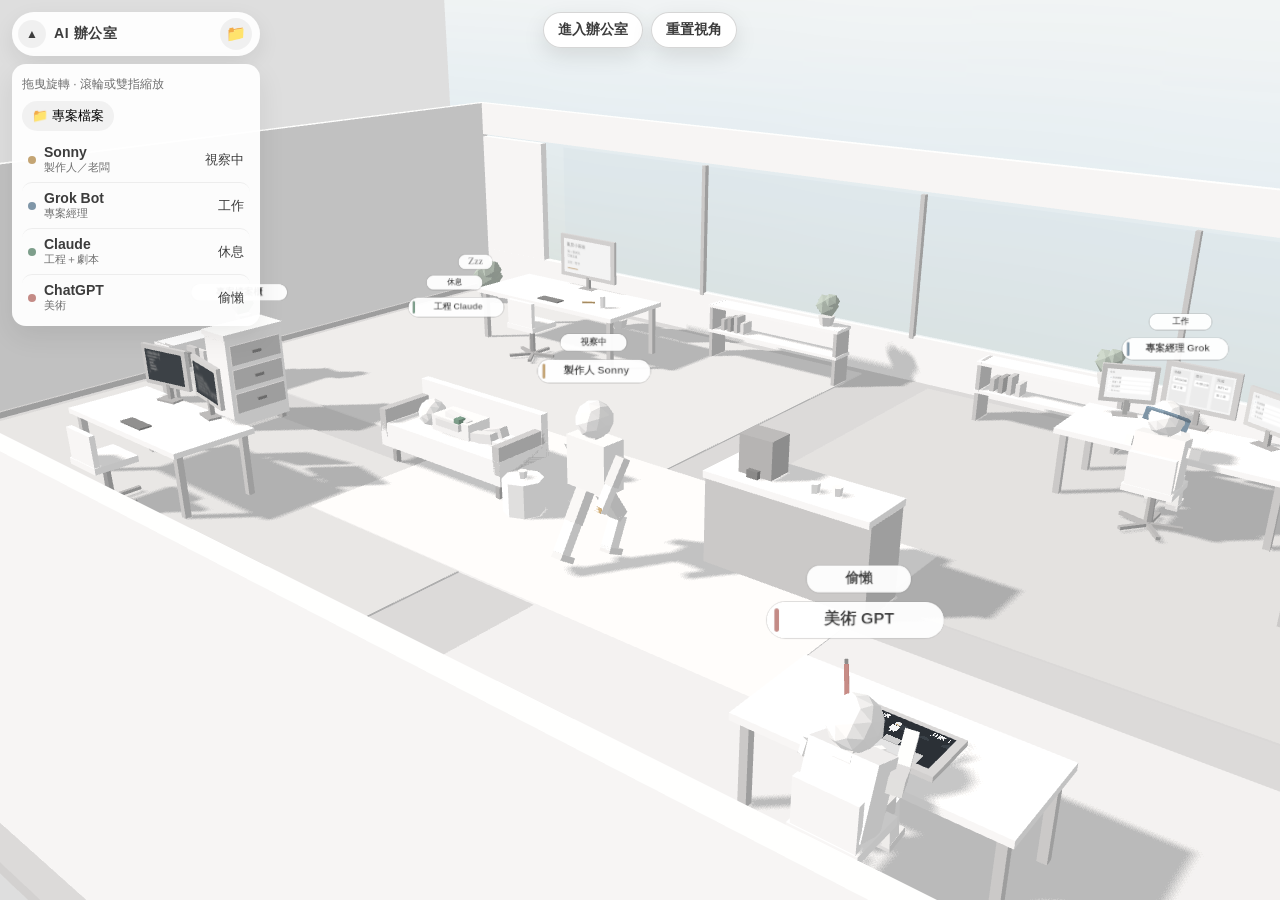
<file: ai-office/index.html>
<!DOCTYPE html>
<html lang="zh-Hant">
<head>
  <meta charset="UTF-8" />
  <meta name="viewport" content="width=device-width, initial-scale=1, viewport-fit=cover" />
  <meta name="color-scheme" content="light" />
  <title>AI 辦公室</title>
  <script type="module" crossorigin src="./assets/index-CYeR9viR.js"></script>
  <link rel="stylesheet" crossorigin href="./assets/index-BMAZdh1e.css">
</head>
<body>
  <div id="app">
    <canvas id="view"></canvas>
    <div id="hud"></div>
  </div>
</body>
</html>
</file>
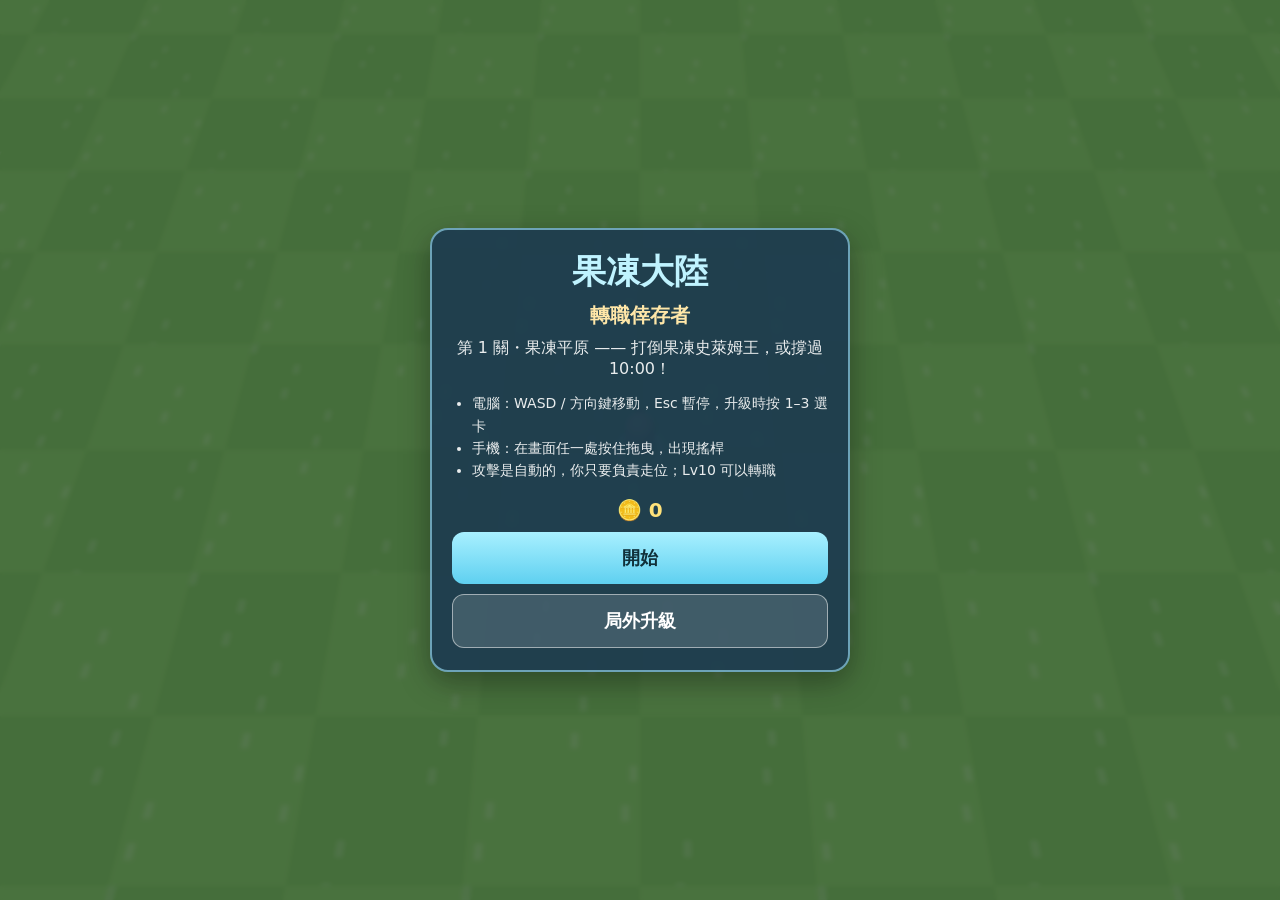
<file: jelly-survivors/index.html>
<!doctype html>
<html lang="zh-Hant">
<head>
  <meta charset="utf-8" />
  <meta name="viewport" content="width=device-width, initial-scale=1, maximum-scale=1, user-scalable=no, viewport-fit=cover" />
  <meta name="theme-color" content="#6fae55" />
  <title>果凍大陸：轉職倖存者</title>
  <link rel="stylesheet" href="./style.css" />
  <!-- 全站只有一份 Three.js：遊戲和 00GameDevs 特效都用 import 'three'，指到本地 vendor 檔 -->
  <script type="importmap">{ "imports": { "three": "./vendor/three.module.min.js" } }</script>
</head>
<body>
  <div id="game"></div>

  <div id="joystick"><div class="knob"></div></div>

  <div id="hud" class="hidden">
    <div class="xpbar"><div class="fill" id="xp-fill"></div><span id="level">Lv 1</span></div>
    <div class="row">
      <div class="hpbar"><div class="fill" id="hp-fill"></div><span id="hp-text">100 / 100</span></div>
      <div id="timer">00:00</div>
      <div class="right">
        <span id="gold">🪙 0</span>
        <span id="kills">💀 0</span>
        <button id="pause-btn" aria-label="暫停">⏸</button>
      </div>
    </div>
    <div id="bossbar" class="hidden">
      <div class="name">果凍史萊姆王</div>
      <div class="bar"><div class="fill" id="boss-fill"></div></div>
    </div>
  </div>

  <!-- 左側：被動數值（含局外升級與職業加成） -->
  <div id="passives" class="hidden" aria-label="被動數值"></div>
  <!-- 下方正中央：主動技能欄 6 格 -->
  <div id="skillbar" class="hidden" aria-label="主動技能"></div>
  <div id="banner" class="hidden"></div>
  <!-- 包圍突襲預警（G-WAVE-01）：畫面邊緣紅光 + 上方提示，純 CSS -->
  <div id="edge-flash" class="hidden"></div>
  <div id="encircle-warn" class="hidden" role="alert"></div>

  <div id="start" class="overlay">
    <div class="panel">
      <h1>果凍大陸<br /><small>轉職倖存者</small></h1>
      <p class="sub">第 1 關・果凍平原 —— 打倒果凍史萊姆王，或撐過 10:00！</p>
      <ul class="help">
        <li>電腦：WASD / 方向鍵移動，Esc 暫停，升級時按 1–3 選卡</li>
        <li>手機：在畫面任一處按住拖曳，出現搖桿</li>
        <li>攻擊是自動的，你只要負責走位；Lv10 可以轉職</li>
      </ul>
      <p class="note hidden" id="save-note"></p>
      <div class="goldline">🪙 <b id="title-gold">0</b></div>
      <button class="btn" id="start-btn">開始</button>
      <button class="btn ghost" id="title-shop-btn">局外升級</button>
    </div>
  </div>

  <div id="pause" class="overlay hidden">
    <div class="panel">
      <h2>暫停</h2>
      <button class="btn" id="resume-btn">繼續</button>
      <div class="vfxq" id="vfx-quality" role="group" aria-label="特效品質">
        <span>特效品質</span>
        <button data-q="high" aria-pressed="false">高</button>
        <button data-q="mid" aria-pressed="false">中</button>
        <button data-q="low" aria-pressed="false">低</button>
      </div>
      <button class="btn ghost potion-btn" id="pause-forget-btn">🧪 使用遺忘藥水</button>
      <button class="btn ghost" id="restart-btn">重新開始</button>
    </div>
  </div>

  <div id="levelup" class="overlay hidden">
    <div class="levelup-wrap">
      <h2>升級！選一個</h2>
      <div id="cards"></div>
      <button class="btn ghost potion-btn small" id="lu-forget-btn">🧪 使用遺忘藥水</button>
    </div>
  </div>

  <div id="jobchange" class="overlay hidden">
    <div class="levelup-wrap">
      <h2>轉職！選擇你的職業</h2>
      <p class="sub">職業招式會加入升級卡池，並獲得 1 瓶遺忘藥水</p>
      <div id="jobs"></div>
      <p class="sub hidden" id="job-loading">準備職業特效…</p>
    </div>
  </div>

  <div id="forget" class="overlay hidden">
    <div class="panel">
      <h2>🧪 遺忘藥水</h2>
      <p class="sub">選一個要忘掉的主動招式（剩 <b id="forget-count">0</b> 瓶）</p>
      <div id="forget-list"></div>
      <button class="btn ghost" id="forget-cancel-btn">取消</button>
    </div>
  </div>

  <div id="result" class="overlay hidden">
    <div class="panel">
      <h2 id="result-title">Game Over</h2>
      <div class="stats">
        <div><span>存活時間</span><b id="r-time">00:00</b></div>
        <div><span>擊殺數</span><b id="r-kills">0</b></div>
        <div><span>等級</span><b id="r-level">1</b></div>
        <div><span>職業</span><b id="r-job">初心者</b></div>
        <div><span>本局金幣</span><b id="r-gold">0</b></div>
        <div><span>總金幣</span><b id="r-total">0</b></div>
      </div>
      <button class="btn" id="again-btn">重新開始</button>
      <button class="btn ghost" id="result-shop-btn">局外升級</button>
      <button class="btn ghost" id="title-btn">回標題</button>
    </div>
  </div>

  <div id="shop" class="overlay hidden">
    <div class="panel wide">
      <h2>局外升級</h2>
      <div class="goldline">🪙 <b id="shop-gold">0</b></div>
      <div id="shop-list"></div>
      <button class="btn ghost" id="shop-back-btn">返回</button>
    </div>
  </div>

  <script type="module" src="./main.js"></script>
  <script data-goatcounter="https://sonnystudio.goatcounter.com/count" async src="//gc.zgo.at/count.js"></script>
</body>
</html>
</file>
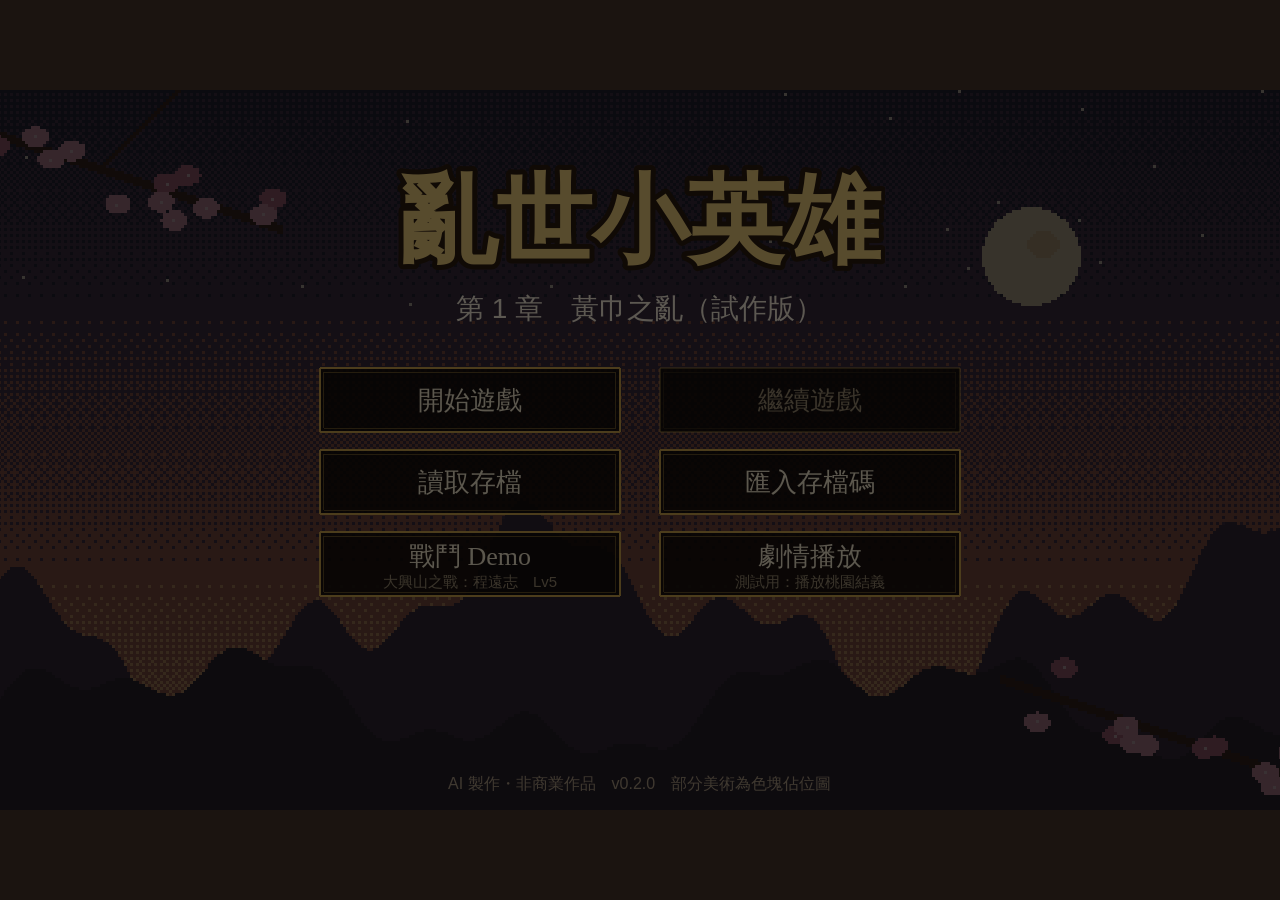
<file: luanshi-hero/index.html>
<!doctype html>
<html lang="zh-Hant">
  <head>
    <meta http-equiv="Content-Security-Policy" content="default-src &#39;self&#39;; script-src &#39;self&#39;; style-src &#39;self&#39; &#39;unsafe-inline&#39;; img-src &#39;self&#39; data: blob:; media-src &#39;self&#39; blob:; connect-src &#39;self&#39;; base-uri &#39;none&#39;; form-action &#39;none&#39;">

    <meta charset="utf-8" />
    <meta name="viewport" content="width=device-width, initial-scale=1, viewport-fit=cover, user-scalable=no" />
    <meta name="theme-color" content="#1b1410" />
    <meta name="referrer" content="no-referrer" />
    <title>亂世小英雄</title>
    <script type="module" crossorigin src="./assets/index-TgLIVWl5.js"></script>
    <link rel="modulepreload" crossorigin href="./assets/phaser-DFK5Ua9d.js">
    <link rel="stylesheet" crossorigin href="./assets/index-FLV_dmUm.css">
  </head>
  <body>
    <div id="game" aria-label="亂世小英雄 遊戲畫面"></div>
    <div id="rotate" role="alert" aria-live="polite">
      <div class="rotate-icon" aria-hidden="true"></div>
      <p>請轉橫向</p>
      <small>本遊戲以手機橫向遊玩</small>
    </div>
    <noscript>這個遊戲需要開啟 JavaScript。</noscript>
  </body>
</html>
</file>
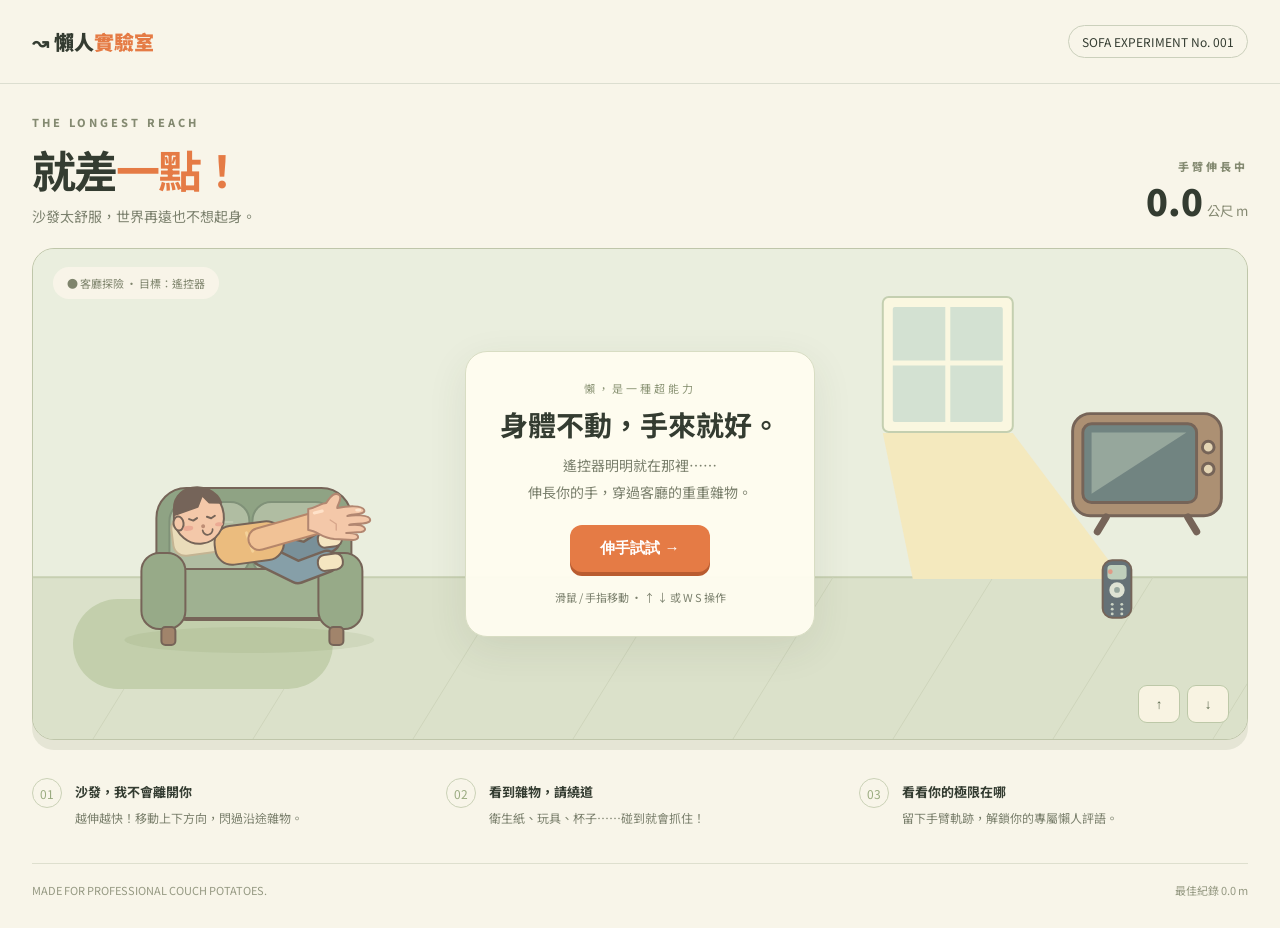
<file: sofa-reach/index.html>
<!doctype html><html lang="zh-Hant"><meta charset="utf-8"><meta name="viewport" content="width=device-width,initial-scale=1"><title>就差一點！｜沙發伸手大作戰</title><style>
@import url('https://fonts.googleapis.com/css2?family=Noto+Sans+TC:wght@400;600;800;900&display=swap');
:root{--ink:#343c31;--cream:#f8f5e9;--orange:#e57b45}*{box-sizing:border-box}body{margin:0;background:var(--cream);color:var(--ink);font-family:'Noto Sans TC',sans-serif}header{max-width:1280px;margin:auto;padding:25px 32px;display:flex;justify-content:space-between;align-items:center;border-bottom:1px solid #dcded0}.brand{font-weight:900;font-size:20px}.brand span{color:var(--orange)}.pill{font-size:12px;border:1px solid #cbd0bc;border-radius:30px;padding:7px 13px}main{max-width:1280px;margin:auto;padding:30px 32px}.top{display:flex;justify-content:space-between;align-items:end;margin-bottom:22px}.eyebrow{font-size:11px;letter-spacing:3px;color:#848a71;font-weight:800}h1{font-size:44px;letter-spacing:-2px;margin:7px 0 5px}h1 span{color:var(--orange)}p{font-size:14px;color:#7b806d;margin:0}.score{text-align:right}.score b{font-size:36px;font-weight:900}.score small{color:#858972}.game{position:relative;border:1px solid #bfc6aa;border-radius:22px;overflow:hidden;background:#e7ecd8;box-shadow:0 10px 0 #e5e5d5}canvas{display:block;width:100%;height:490px;touch-action:none}.badge{position:absolute;top:18px;left:20px;background:#f9f6e9e8;border-radius:20px;padding:8px 14px;font-size:11px;color:#70775e;pointer-events:none}.overlay{position:absolute;inset:0;display:flex;align-items:center;justify-content:center;background:#f7f4e51a}.card{background:#fffdf1f2;border:1px solid #d8ddc3;border-radius:22px;padding:28px 34px;text-align:center;max-width:420px;box-shadow:0 12px 40px #39453117}.card .mini{font-size:11px;letter-spacing:3px;color:#8c9576}.card h2{font-size:28px;margin:8px 0}.card p{line-height:1.9}.card button{border:0;background:#e57b45;color:white;padding:14px 30px;border-radius:12px;font-weight:800;font-size:15px;margin-top:20px;cursor:pointer;box-shadow:0 4px 0 #b95c30}.card button:hover{transform:translateY(-2px)}.bottom{display:grid;grid-template-columns:1fr 1fr 1fr;gap:25px;margin-top:30px}.tip{display:flex;gap:13px;padding:8px 0}.num{font-size:12px;color:#9aab80;border:1px solid #cbd2b7;border-radius:50%;height:30px;width:30px;display:grid;place-items:center;flex-shrink:0}.tip strong{font-size:13px}.tip p{font-size:12px;line-height:1.8;margin-top:5px}footer{display:flex;justify-content:space-between;margin-top:26px;padding-top:18px;border-top:1px solid #dedfce;font-size:11px;color:#959982}#review{width:100%;height:90px;border-radius:10px;background:#edf0df;margin-top:13px}.hidden{display:none!important}.controls{position:absolute;bottom:16px;right:18px;display:flex;gap:7px}.controls button{border:1px solid #b5c3a0;background:#fff9e9cc;border-radius:9px;width:42px;height:38px;color:#49583b;touch-action:none}.pause{position:absolute;top:16px;right:18px;border:1px solid #c8cfb6;background:#fff9e9dd;border-radius:10px;padding:8px 14px;color:#687358;cursor:pointer}@media(max-width:650px){header{padding:18px}.pill{font-size:10px}main{padding:22px 15px}h1{font-size:32px}.score b{font-size:27px}.top{gap:10px}p{font-size:12px}canvas{height:480px}.bottom{gap:10px;grid-template-columns:1fr}.tip{padding:1px}.card{margin:16px;padding:24px}.badge{font-size:10px}.score small{display:block}footer{font-size:10px}}
</style><header><div class="brand">↝ 懶人<span>實驗室</span></div><div class="pill">SOFA EXPERIMENT No. 001</div></header><main><div class="top"><div><div class="eyebrow">THE LONGEST REACH</div><h1>就差<span>一點！</span></h1><p>沙發太舒服，世界再遠也不想起身。</p></div><div class="score"><div class="eyebrow">手臂伸長中</div><b id="length">0.0</b> <small>公尺 m</small></div></div><div class="game"><canvas id="game" aria-label="無限伸手遊戲：上下移動閃避障礙物"></canvas><div class="badge" id="badge">● 客廳探險 · 目標：遙控器</div><button class="pause hidden" id="pause">Ⅱ 暫停</button><div class="controls"><button aria-label="向上" id="up">↑</button><button aria-label="向下" id="down">↓</button></div><div class="overlay" id="overlay"><div class="card" id="card"><div class="mini">懶，是一種超能力</div><h2>身體不動，手來就好。</h2><p>遙控器明明就在那裡……<br>伸長你的手，穿過客廳的重重雜物。</p><button id="start">伸手試試 →</button><p style="font-size:11px;margin-top:15px">滑鼠 / 手指移動 · ↑ ↓ 或 W S 操作</p></div></div></div><div class="bottom"><div class="tip"><span class="num">01</span><div><strong>沙發，我不會離開你</strong><p>越伸越快！移動上下方向，閃過沿途雜物。</p></div></div><div class="tip"><span class="num">02</span><div><strong>看到雜物，請繞道</strong><p>衛生紙、玩具、杯子……碰到就會抓住！</p></div></div><div class="tip"><span class="num">03</span><div><strong>看看你的極限在哪</strong><p>留下手臂軌跡，解鎖你的專屬懶人評語。</p></div></div></div><footer><span>MADE FOR PROFESSIONAL COUCH POTATOES.</span><span id="best">最佳紀錄 0.0 m</span></footer></main><script>
const c=document.querySelector('#game'),ctx=c.getContext('2d'),overlay=document.querySelector('#overlay'),card=document.querySelector('#card'),lenEl=document.querySelector('#length'),pauseBtn=document.querySelector('#pause');let W=1100,H=490,state='home',last=0,t=0,dist=0,y=260,target=260,world=0,trail=[],obs=[],next=650,keys={},caught=null,freeze=0,best=0;try{best=+localStorage.getItem('reach-best')||0}catch{}document.querySelector('#best').textContent='最佳紀錄 '+best.toFixed(1)+' m';
function resize(){let r=c.getBoundingClientRect();W=r.width;H=r.height;c.width=W*devicePixelRatio;c.height=H*devicePixelRatio;ctx.setTransform(devicePixelRatio,0,0,devicePixelRatio,0,0)}window.addEventListener('resize',resize);resize();
function rr(x,y,w,h,r,fill,stroke){ctx.beginPath();ctx.roundRect(x,y,w,h,r);ctx.fillStyle=fill;ctx.fill();if(stroke){ctx.strokeStyle=stroke;ctx.lineWidth=2;ctx.stroke()}}
function line(points,color,width){if(points.length<2)return;ctx.beginPath();ctx.moveTo(...points[0]);points.slice(1).forEach(p=>ctx.lineTo(...p));ctx.lineCap='round';ctx.lineJoin='round';ctx.strokeStyle=color;ctx.lineWidth=width;ctx.stroke()}
const ink='#665447',skin='#f3c3a1';
function oval(x,y,rx,ry,color,outline){ctx.beginPath();ctx.ellipse(x,y,rx,ry,0,0,Math.PI*2);ctx.fillStyle=color;ctx.fill();if(outline){ctx.strokeStyle=outline;ctx.lineWidth=2;ctx.stroke()}}
function shape(points,fill,stroke=ink){ctx.beginPath();points.forEach((p,i)=>i?ctx.lineTo(...p):ctx.moveTo(...p));ctx.closePath();ctx.fillStyle=fill;ctx.fill();if(stroke){ctx.strokeStyle=stroke;ctx.lineWidth=2;ctx.lineJoin='round';ctx.stroke()}}
function item(type,x,y,size=46){ctx.save();ctx.translate(x,y);ctx.scale(size/48,size/48);ctx.lineCap='round';
if(type==='tissue'){shape([[-24,0],[-15,-18],[-4,-16],[5,-24],[20,-13],[17,-3],[25,7],[12,21],[-9,18],[-22,10]],'#fffdf5','#bbb7a6');line([[-15,-11],[-6,-3],[-10,9]],'#d7d2c4',2);line([[5,-17],[2,-3],[15,3],[10,13]],'#d7d2c4',2);line([[-4,3],[2,12]],'#e5e0d5',2)}
if(type==='bear'){oval(-14,-19,9,9,'#be8a61',ink);oval(14,-19,9,9,'#be8a61',ink);oval(-14,-19,4,4,'#efd0ac');oval(14,-19,4,4,'#efd0ac');oval(-18,8,7,12,'#be8a61',ink);oval(18,8,7,12,'#be8a61',ink);oval(0,9,17,21,'#c9956b',ink);oval(-12,26,9,6,'#b9835c',ink);oval(12,26,9,6,'#b9835c',ink);oval(0,10,10,13,'#efd6b3');oval(0,-13,20,17,'#ce9c72',ink);oval(0,-7,10,7,'#f1d9b9');oval(-7,-16,2,2,ink);oval(7,-16,2,2,ink);oval(0,-9,3,2,ink);line([[0,-7],[0,-4]],ink,1.5);shape([[-10,1],[0,5],[-10,9]],'#a0b5a2');shape([[10,1],[0,5],[10,9]],'#a0b5a2')}
if(type==='sock'){ctx.rotate(.22);ctx.beginPath();ctx.moveTo(-10,-25);ctx.lineTo(12,-25);ctx.lineTo(12,7);ctx.bezierCurveTo(33,11,28,29,13,26);ctx.lineTo(-9,15);ctx.quadraticCurveTo(-15,11,-10,0);ctx.closePath();ctx.fillStyle='#a1b7b4';ctx.fill();ctx.strokeStyle=ink;ctx.lineWidth=2;ctx.stroke();rr(-11,-26,24,9,3,'#ece8ce',ink);line([[-6,-12],[8,-12]],'#dce4d4',4);oval(19,18,6,5,'#dfb18c')}
if(type==='cup'){oval(17,-1,12,13,'#f1e4c9',ink);oval(18,-1,6,7,'#e6ead9',ink);ctx.beginPath();ctx.moveTo(-21,-17);ctx.lineTo(-17,19);ctx.quadraticCurveTo(0,30,16,18);ctx.lineTo(20,-17);ctx.closePath();ctx.fillStyle='#e7a18b';ctx.fill();ctx.strokeStyle=ink;ctx.stroke();oval(0,-17,20,6,'#fff2da',ink);oval(0,-17,15,3,'#795844');line([[-13,-6],[-11,12]],'#f6c7ad',3);oval(0,5,5,5,'#fff0d4')}
if(type==='duck'){oval(0,11,24,16,'#f0cc65',ink);shape([[-20,7],[-28,-2],[-24,15],[-13,20]],'#f0cc65');oval(8,-10,14,15,'#f6d574',ink);oval(12,-13,2.5,2.5,ink);shape([[18,-8],[31,-4],[19,1]],'#df8c50');oval(-4,10,12,7,'#e3b852');oval(12,-5,4,2,'#eaa58a')}
if(type==='block'){shape([[-22,-10],[0,-21],[23,-8],[0,5]],'#e9b493');shape([[-22,-10],[0,5],[0,26],[-22,11]],'#cf8d72');shape([[0,5],[23,-8],[23,13],[0,26]],'#b97260');oval(-8,-13,6,4,'#f1c6a3',ink);oval(8,-6,6,4,'#f1c6a3',ink)}
if(type==='remote'){rr(-15,-30,30,60,10,'#536269',ink);rr(-10,-25,20,15,4,'#b8cbb5');oval(-7,-18,2.5,2.5,'#dc917b');oval(0,1,8,8,'#dbe1d1');oval(0,1,3,3,'#8b9e95');for(let i=0;i<3;i++){oval(-5,16+i*5,1.5,1.5,'#c5cfbf');oval(5,16+i*5,1.5,1.5,'#c5cfbf')}}
if(type==='tv'){rr(-51,-38,102,70,12,'#a38465',ink);rr(-44,-31,78,54,6,'#617775',ink);ctx.save();ctx.globalAlpha=.35;shape([[-38,-25],[27,-25],[-38,17]],'#d6e6cc',null);ctx.restore();oval(42,-15,4,4,'#e1d1ae',ink);oval(42,0,4,4,'#e1d1ae',ink);line([[-28,33],[-34,43]],ink,5);line([[28,33],[34,43]],ink,5)}ctx.restore()}
function room(){ctx.fillStyle='#e8eddc';ctx.fillRect(0,0,W,H);ctx.fillStyle='#d7dfc6';ctx.fillRect(0,H*.67,W,H);ctx.strokeStyle='#c0cbaa';ctx.lineWidth=2;ctx.beginPath();ctx.moveTo(0,H*.67);ctx.lineTo(W,H*.67);ctx.stroke();for(let i=-1;i<12;i++){let x=i*160-world%160;line([[x,H*.67],[x-100,H]],'#c9d1b6',1)}let wx= W*.7-(world*.12)%(W+250);rr(wx,48,130,135,6,'#f9f7df','#bdcba9');rr(wx+10,58,110,115,2,'#cedfcf');line([[wx+65,58],[wx+65,173]],'#f9f7df',5);line([[wx+10,114],[wx+120,114]],'#f9f7df',5);ctx.fillStyle='#f3e7b9';ctx.beginPath();ctx.moveTo(wx,184);ctx.lineTo(wx+130,184);ctx.lineTo(wx+240,330);ctx.lineTo(wx+30,330);ctx.fill();rr(40-world,350,260,90,45,'#bccba5');}
function sofa(x){
ctx.save();ctx.translate(x,0);oval(95,391,125,13,'#657e4d20');rr(2,239,195,132,30,'#829a78',ink);rr(15,253,80,74,19,'#a7b69a','#71866b');rr(98,253,82,74,19,'#a7b69a','#71866b');line([[28,273],[78,273]],'#b8c4a9',2);rr(12,320,172,49,15,'#94a987',ink);rr(-13,304,44,76,18,'#8ba17d',ink);rr(164,304,44,76,18,'#8ba17d',ink);rr(7,378,14,18,4,'#96775c',ink);rr(175,378,14,18,4,'#96775c',ink);
ctx.save();ctx.translate(91,292);ctx.rotate(-.13);rr(-72,-32,50,39,12,'#e8d9b4','#bdad89');line([[24,8],[58,21],[82,10]],ink,26);line([[24,8],[58,21],[82,10]],'#6a8490',21);line([[15,16],[48,38],[78,31]],ink,24);line([[15,16],[48,38],[78,31]],'#7895a0',19);rr(72,1,24,16,7,'#f4e4bc',ink);rr(69,24,25,16,7,'#f4e4bc',ink);rr(-31,-17,69,39,17,'#e9b572',ink);line([[2,-8],[6,11]],'#f3cd8e',3);
oval(-43,-30,25,27,skin,ink);oval(-64,-26,5,7,skin,ink);ctx.beginPath();ctx.moveTo(-67,-35);ctx.bezierCurveTo(-69,-68,-25,-66,-19,-41);ctx.lineTo(-31,-43);ctx.lineTo(-37,-51);ctx.lineTo(-43,-40);ctx.closePath();ctx.fillStyle='#655348';ctx.fill();ctx.strokeStyle=ink;ctx.stroke();line([[-53,-29],[-49,-27],[-45,-29]],ink,2);line([[-35,-29],[-31,-27],[-27,-29]],ink,2);oval(-40,-20,2,2,'#b58168');ctx.beginPath();ctx.arc(-36,-16,5,0,Math.PI);ctx.strokeStyle=ink;ctx.lineWidth=1.7;ctx.stroke();oval(-55,-20,5,2.5,'#e9a18a');oval(-24,-20,4,2,'#e9a18a');ctx.restore();ctx.restore()}
function hand(x,hy,closed=false){ctx.save();ctx.translate(x,hy);ctx.lineJoin='round';ctx.lineCap='round';ctx.fillStyle=skin;ctx.strokeStyle='#a97a63';ctx.lineWidth=2;ctx.beginPath();ctx.moveTo(-22,-10);ctx.bezierCurveTo(-14,-11,-9,-16,-4,-16);ctx.bezierCurveTo(1,-24,5,-27,9,-24);ctx.bezierCurveTo(13,-21,6,-12,7,-11);if(!closed){ctx.bezierCurveTo(17,-13,32,-14,34,-9);ctx.bezierCurveTo(36,-4,20,-5,17,-3);ctx.bezierCurveTo(22,-4,40,-5,40,1);ctx.bezierCurveTo(40,6,23,4,19,6);ctx.bezierCurveTo(36,4,38,12,31,13);ctx.lineTo(16,14);ctx.bezierCurveTo(31,13,30,21,23,21);ctx.lineTo(4,20)}else{ctx.bezierCurveTo(23,-15,29,-10,28,-2);ctx.lineTo(28,11);ctx.quadraticCurveTo(26,21,12,20);ctx.lineTo(2,19)}ctx.bezierCurveTo(-9,19,-12,12,-22,11);ctx.closePath();ctx.fill();ctx.stroke();line([[-16,-6],[-8,-8]],'#ffe0c5',3);if(closed){line([[11,-6],[23,-4]],'#c29378',1.5);line([[12,2],[24,4]],'#c29378',1.5);line([[13,10],[23,11]],'#c29378',1.5)}else{line([[0,1],[6,5],[6,11]],'#d39d80',1.4);oval(28,-9,3,1.5,'#fbe2ca')}ctx.restore()}
const types=[['tissue','衛生紙團'],['bear','玩具熊'],['sock','臭襪子'],['cup','馬克杯'],['duck','橡皮鴨'],['block','玩具積木']];
function speedAt(d){return 115+2.1*d+65*Math.log1p(d/35)}
function reset(){dist=0;world=0;y=H*.52;target=y;trail=[{x:140,y}];obs=[];next=W+80;pauseBtn.textContent='Ⅱ 暫停';document.querySelector('#badge').textContent='● 客廳探險 · 目標：遙控器';caught=null;freeze=0;t=0;state='intro';overlay.classList.add('hidden');pauseBtn.classList.add('hidden');lenEl.textContent='0.0';}
function finish(){state='result';pauseBtn.classList.add('hidden');best=Math.max(best,dist);try{localStorage.setItem('reach-best',best)}catch{}document.querySelector('#best').textContent='最佳紀錄 '+best.toFixed(1)+' m';const quote=dist>=300?'看來是吃了橡膠果實！':dist>=150?'這隻手，可以去隔壁拿外送了。':dist>=70?'你與遙控器之間，隔著一整條街。':dist>=25?'沙發界的伸展台冠軍！':'手伸出去了，懶人精神也到位了。';card.innerHTML='<div class="mini">本次伸手任務結束</div><h2>你抓到了'+caught.type[1]+'！</h2><p>遙控器：我明明在這裡啊。</p><div style="font-size:42px;font-weight:900;color:#e57b45;margin:10px">'+dist.toFixed(1)+' <small style="font-size:14px">公尺</small></div><p>'+quote+'</p><canvas id="review"></canvas><p style="font-size:10px;margin-top:5px">你的完整手臂軌跡 · 已縮放</p><button id="again">再伸一次 →</button>';overlay.classList.remove('hidden');document.querySelector('#again').onclick=reset;let rc=document.querySelector('#review');rc.width=660;rc.height=180;let r=rc.getContext('2d');r.strokeStyle='#af7652';r.lineWidth=8;r.lineJoin='round';r.lineCap='round';r.beginPath();trail.forEach((p,i)=>{let px=15+(p.x-140)/Math.max(1,world+W*.38-140)*620,py=20+p.y/H*140;i?r.lineTo(px,py):r.moveTo(px,py)});r.stroke();r.fillStyle='#e57b45';r.beginPath();r.arc(635,90,9,0,Math.PI*2);r.fill()}
function update(dt){if(state==='intro'){t+=dt;if(t>2.6){state='play';pauseBtn.classList.remove('hidden')}return}if(state==='grab'){freeze+=dt;if(freeze>1)finish();return}if(state!=='play')return;let speed=speedAt(dist);document.querySelector('#badge').textContent='● '+(speed/115).toFixed(1)+'× 速度 · '+(dist<40?'慢慢來，別抓錯':dist<120?'開始加速了！':dist<250?'手速全開！':'橡膠手極速模式！');let dx=speed*dt;world+=dx;dist+=dx/12;if(keys.ArrowUp||keys.w)target-=(310+Math.sqrt(speed)*7)*dt;if(keys.ArrowDown||keys.s)target+=(310+Math.sqrt(speed)*7)*dt;target=Math.max(70,Math.min(H-52,target));let old=y;y+=Math.max(-(310+Math.sqrt(speed)*7)*dt,Math.min((310+Math.sqrt(speed)*7)*dt,target-y));let hx=W*.38;trail.push({x:world+hx,y});lenEl.textContent=dist.toFixed(1);while(next<world+W+120){let a=types[Math.floor(Math.random()*types.length)];obs.push({x:next,y:85+Math.random()*(H-155),type:a});next+=145+Math.random()*100}obs=obs.filter(o=>o.x>world-80);for(let o of obs){let sx=o.x-world;if(sx<=hx+34&&sx+dx>=hx-34&&Math.abs(o.y-y)<31){caught=o;state='grab';target=y;break}}}
function draw(){room();let hx=W*.38;if(state==='home'||state==='intro'){sofa(Math.max(15,W*.1));let ext=state==='intro'?Math.min(1,t/2):.4+Math.sin(performance.now()/900)*.03;line([[W*.1+105,290],[W*.1+140+ext*95,270]],'#ad795b',24);line([[W*.1+105,290],[W*.1+140+ext*95,270]],'#efbc8c',20);hand(W*.1+140+ext*95,270);item('tv',W-100,220,70);item('remote',W-130,340,46);if(state==='intro'){ctx.font='800 23px sans-serif';ctx.fillStyle='#536247';ctx.textAlign='center';ctx.fillText(t<1.3?'嗯……遙控器在哪？':'不想起來，那就伸長一點！',W/2,90)}return}sofa(50-world);let visible=trail.filter(p=>p.x>=world-30).map(p=>[p.x-world,p.y]);if(visible.length<2)visible=[[0,y],[hx,y]];line(visible,'#a97656',26);line(visible,'#f1c297',21);line(visible.map(p=>[p[0],p[1]-5]),'#f8d8b6',4);obs.forEach(o=>{if(o!==caught){ctx.fillStyle='#54673a16';ctx.beginPath();ctx.ellipse(o.x-world,o.y+25,23,7,0,0,7);ctx.fill();item(o.type[0],o.x-world,o.y,47)}});if(caught)item(caught.type[0],hx+30,y,43);hand(hx,y,!!caught);let rx=W-90+Math.sin(performance.now()/600)*8;item('remote',rx,y,46);ctx.font='11px sans-serif';ctx.textAlign='center';ctx.fillStyle='#788265';ctx.fillText('還差一點點…',rx,y+47);if(state==='grab'){ctx.font='800 24px sans-serif';ctx.fillStyle='#4e5b42';ctx.fillText('抓住了！',hx,y-65)}}
function loop(now){let dt=Math.min((now-last)/1000,.04);last=now;update(dt);draw();requestAnimationFrame(loop)}requestAnimationFrame(loop);document.querySelector('#start').onclick=reset;
function point(e){if(state==='play'){let r=c.getBoundingClientRect();target=e.clientY-r.top}}c.addEventListener('pointermove',point);c.addEventListener('pointerdown',e=>{c.setPointerCapture(e.pointerId);point(e)});window.addEventListener('keydown',e=>{if(['ArrowUp','ArrowDown',' '].includes(e.key))e.preventDefault();keys[e.key]=true;if(e.key===' '||e.key==='Escape')togglePause()});window.addEventListener('keyup',e=>keys[e.key]=false);function togglePause(){if(state==='play'){state='paused';pauseBtn.textContent='▶ 繼續'}else if(state==='paused'){state='play';pauseBtn.textContent='Ⅱ 暫停'}}pauseBtn.onclick=togglePause;window.addEventListener('blur',()=>{keys={};if(state==='play')togglePause()});['up','down'].forEach((id,i)=>{let el=document.getElementById(id),key=i?'ArrowDown':'ArrowUp';el.onpointerdown=e=>{e.preventDefault();el.setPointerCapture(e.pointerId);keys[key]=true};el.onpointerup=el.onpointercancel=()=>keys[key]=false});
</script>
<script data-goatcounter="https://sonnystudio.goatcounter.com/count"
        async src="//gc.zgo.at/count.js"></script>
</html>
</file>
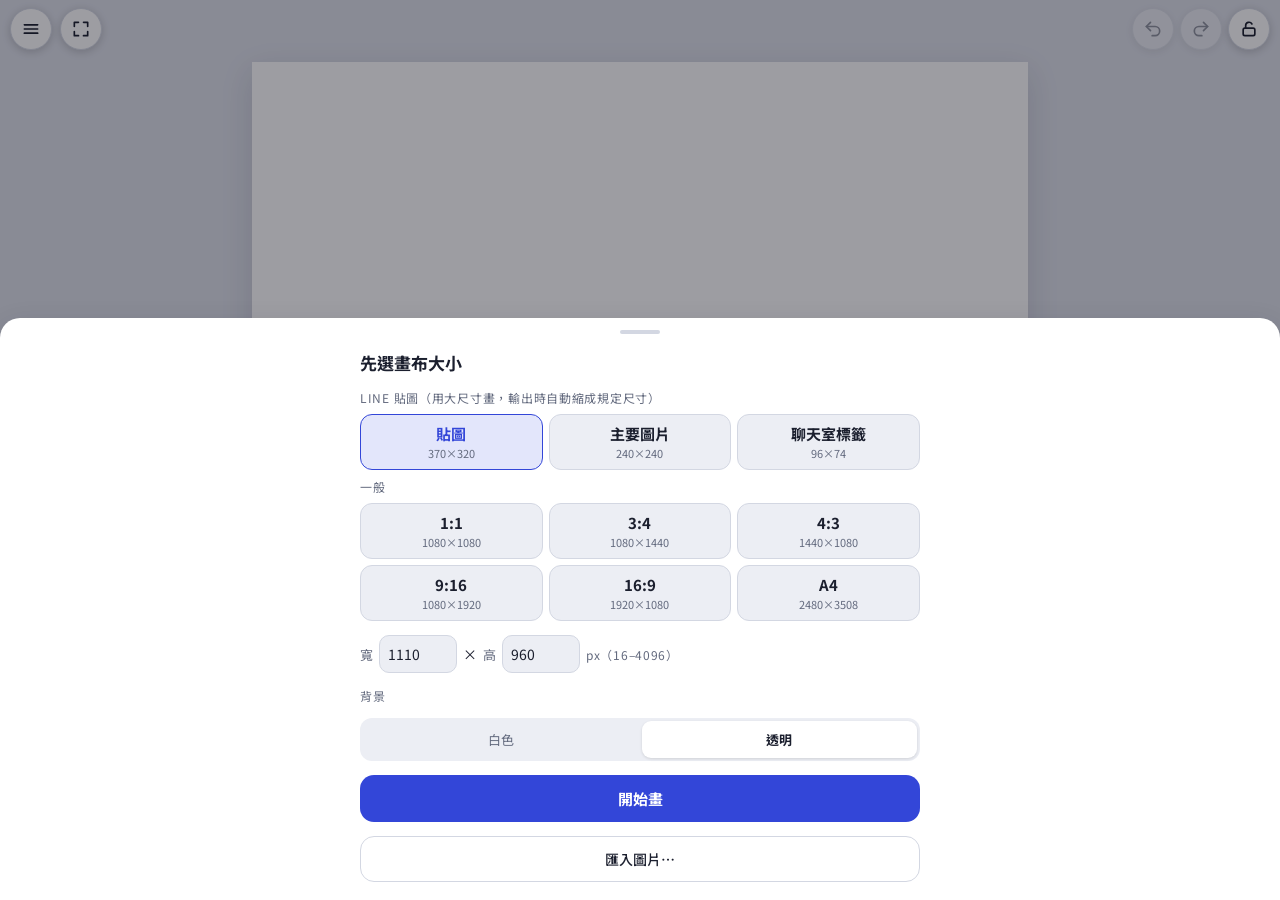
<file: suishouhua/index.html>
<!doctype html><html lang="zh-Hant"><head><meta charset=utf8><title>隨手畫 · Sonny</title><meta name=viewport content="width=device-width,initial-scale=1,viewport-fit=cover"><style>:root{color-scheme:light;box-sizing:border-box;padding-top:env(safe-area-inset-top,0px);padding-bottom:env(safe-area-inset-bottom,0px)}html{scroll-padding-top:env(safe-area-inset-top,0px)}body{margin:0;padding:0;font:14px -apple-system,BlinkMacSystemFont,sans-serif;background:#fff;color:#000}img{max-width:100%}[hidden]:not([hidden=until-found i]){display:none!important}</style></head><body>
<title>隨手畫</title>
<link rel="preconnect" href="https://fonts.googleapis.com">
<link rel="stylesheet" href="https://fonts.googleapis.com/css2?family=LXGW+WenKai+TC:wght@700&family=Noto+Sans+TC:wght@400;500;700&display=swap">
<style>
/* 版面：上方工具列 + 中央畫布舞台 + 下方筆刷列；面板從底部滑出 */
:root{
  --bg:#eceef4; --surface:#ffffff; --stage:#dde0e9; --ink:#1b1f2e; --muted:#636a7e;
  --line:#d3d7e2; --accent:#3346d8; --accent-ink:#ffffff; --accent-soft:#e3e6fb;
  --check1:#ffffff; --check2:#e4e6ec; --shadow:0 10px 30px rgba(20,26,60,.14);
  --f-display:"LXGW WenKai TC","Kaiti TC","STKaiti",serif;
  --f-body:"Noto Sans TC","PingFang TC","Microsoft JhengHei",system-ui,sans-serif;
}
@media (prefers-color-scheme: dark){:root:not([data-theme="light"]){
  --bg:#13151c; --surface:#1d2029; --stage:#0c0d12; --ink:#e9ebf3; --muted:#9aa1b6;
  --line:#2e3343; --accent:#8b97ff; --accent-ink:#0e1133; --accent-soft:#272c4d;
  --check1:#2a2d36; --check2:#22252d; --shadow:0 10px 30px rgba(0,0,0,.5); color-scheme:dark}}
:root[data-theme="dark"]{
  --bg:#13151c; --surface:#1d2029; --stage:#0c0d12; --ink:#e9ebf3; --muted:#9aa1b6;
  --line:#2e3343; --accent:#8b97ff; --accent-ink:#0e1133; --accent-soft:#272c4d;
  --check1:#2a2d36; --check2:#22252d; --shadow:0 10px 30px rgba(0,0,0,.5); color-scheme:dark}

html{height:100%;box-sizing:border-box}
*,*::before,*::after{box-sizing:border-box}
body{height:100%;display:flex;flex-direction:column;overflow:hidden;background:var(--bg);color:var(--ink);
  font-family:var(--f-body);font-size:14px;padding-left:max(16px,env(safe-area-inset-left,0px));padding-right:max(16px,env(safe-area-inset-right,0px));
  -webkit-user-select:none;user-select:none;-webkit-tap-highlight-color:transparent}
button{font:inherit;color:inherit;background:none;border:0;cursor:pointer}
button:focus-visible,input:focus-visible,select:focus-visible{outline:2px solid var(--accent);outline-offset:2px}

.bar{display:flex;align-items:center;gap:6px;padding-block:10px 8px}
.name{font-family:var(--f-display);font-size:22px;font-weight:700;letter-spacing:.04em;margin-right:auto;white-space:nowrap}
.ib{display:grid;place-items:center;min-width:40px;height:40px;padding:0 10px;border-radius:12px;background:var(--surface);border:1px solid var(--line);font-weight:500;font-size:13px;gap:2px}
.ib svg{width:20px;height:20px}
.ib:disabled{opacity:.35;cursor:default}
.ib.primary{background:var(--accent);color:var(--accent-ink);border-color:var(--accent)}

.stage{flex:1;min-height:0;display:grid;place-items:center;background:var(--stage);border-radius:16px;position:relative;overflow:hidden;touch-action:none}
.frame.pv-white{background:#ffffff}.frame.pv-gray{background:#c4c8d0}.frame.pv-black{background:#000000}
.frame.pv-check{background-color:#ffffff;background-image:linear-gradient(45deg,#dadce2 25%,transparent 25%,transparent 75%,#dadce2 75%),linear-gradient(45deg,#dadce2 25%,transparent 25%,transparent 75%,#dadce2 75%);background-size:16px 16px;background-position:0 0,8px 8px}
.stagetools{position:absolute;top:8px;left:8px;display:flex;gap:6px;z-index:2}
.zoom{padding:6px 12px;border-radius:999px;background:var(--surface);border:1px solid var(--line);font-size:12px;font-weight:500;font-variant-numeric:tabular-nums;z-index:2}
.frame{position:relative;transform-origin:0 0;will-change:transform;box-shadow:var(--shadow);
  background-color:var(--check1);
  background-image:linear-gradient(45deg,var(--check2) 25%,transparent 25%,transparent 75%,var(--check2) 75%),linear-gradient(45deg,var(--check2) 25%,transparent 25%,transparent 75%,var(--check2) 75%);
  background-size:16px 16px;background-position:0 0,8px 8px}
.frame canvas{position:absolute;inset:0;width:100%;height:100%;display:block}
#ov{touch-action:none;cursor:crosshair}
.hint{position:absolute;left:50%;bottom:14px;transform:translateX(-50%);background:var(--surface);color:var(--muted);border:1px solid var(--line);
  padding:6px 12px;border-radius:999px;font-size:12px;pointer-events:none;white-space:nowrap;transition:opacity .3s}
.dims{position:absolute;top:10px;right:12px;font-size:11px;color:var(--muted);font-variant-numeric:tabular-nums;letter-spacing:.04em}

.tools{padding-block:10px max(10px,env(safe-area-inset-bottom,0px));display:flex;flex-direction:column;gap:10px}
.brushes{display:flex;gap:6px;overflow-x:auto;scrollbar-width:none;margin:0 -4px;padding:0 4px}
.brushes::-webkit-scrollbar{display:none}
.tool{flex:0 0 auto;display:flex;flex-direction:column;align-items:center;gap:3px;width:58px;padding:7px 0 6px;border-radius:12px;
  color:var(--muted);font-size:11.5px;border:1px solid transparent}
.tool svg{width:24px;height:24px}
.tool[aria-pressed="true"]{background:var(--accent-soft);color:var(--accent);border-color:var(--accent);font-weight:700}
.row{display:flex;align-items:center;gap:12px}
.chip{flex:0 0 auto;width:44px;height:44px;border-radius:50%;border:3px solid var(--surface);box-shadow:0 0 0 1px var(--line),0 2px 6px rgba(0,0,0,.15)}
.sl{flex:1;min-width:0;display:flex;flex-direction:column;gap:2px}
.sl label{display:flex;justify-content:space-between;font-size:11.5px;color:var(--muted);letter-spacing:.04em}
.sl output{font-variant-numeric:tabular-nums;color:var(--ink);font-weight:500}
input[type=range]{width:100%;accent-color:var(--accent);height:24px;margin:0}

.scrim{position:fixed;inset:0;background:rgba(10,12,24,.4);z-index:20}
.sheet{position:fixed;left:0;right:0;bottom:0;z-index:21;background:var(--surface);border-radius:20px 20px 0 0;box-shadow:var(--shadow);
  max-height:82%;overflow-y:auto;padding-top:8px;padding-bottom:max(18px,env(safe-area-inset-bottom,0px));
  padding-left:max(16px,env(safe-area-inset-left,0px));padding-right:max(16px,env(safe-area-inset-right,0px))}
.sheet .inner{max-width:560px;margin:0 auto;display:flex;flex-direction:column;gap:14px}
.grab{width:40px;height:4px;border-radius:2px;background:var(--line);margin:4px auto 2px}
.sheet h2{margin:0;font-size:17px;display:flex;align-items:center;justify-content:space-between}
.sheet h2 small{font-size:12px;font-weight:400;color:var(--muted)}
.sheet p{margin:0;color:var(--muted);font-size:13px;line-height:1.6}
.pal{display:grid;grid-template-columns:repeat(16,1fr);gap:2px}
.pal button{aspect-ratio:1;border-radius:3px;max-width:100%}
.pal button[aria-pressed="true"]{outline:2px solid var(--ink);outline-offset:1px;z-index:1}
.recent{display:flex;gap:6px;flex-wrap:wrap;min-height:28px}
.recent button{width:28px;height:28px;border-radius:50%;box-shadow:0 0 0 1px var(--line)}
.lab{font-size:12px;color:var(--muted);letter-spacing:.06em}
.custom{display:flex;align-items:center;gap:10px}
.custom input[type=color]{width:52px;height:36px;border:1px solid var(--line);border-radius:8px;padding:2px;background:var(--surface)}
.hex{font-family:ui-monospace,Menlo,monospace;font-size:13px;color:var(--muted)}
.seg{display:flex;background:var(--bg);border-radius:12px;padding:3px;gap:3px}
.seg button{flex:1;padding:9px 6px;border-radius:9px;font-size:13px;color:var(--muted)}
.seg button[aria-pressed="true"]{background:var(--surface);color:var(--ink);font-weight:700;box-shadow:0 1px 3px rgba(0,0,0,.12)}
.presets{display:grid;grid-template-columns:repeat(3,1fr);gap:6px}
.presets button{display:flex;flex-direction:column;align-items:center;gap:1px;padding:8px 4px;border-radius:12px;border:1px solid var(--line);background:var(--bg)}
.presets b{font-size:15px}
.presets span{font-size:11px;color:var(--muted);font-variant-numeric:tabular-nums}
.presets button[aria-pressed="true"]{border-color:var(--accent);background:var(--accent-soft);color:var(--accent)}
.wh{display:flex;align-items:center;gap:6px;flex-wrap:wrap}
.wh label{font-size:13px;color:var(--muted)}
.wh input{width:78px;padding:8px;border-radius:10px;border:1px solid var(--line);background:var(--bg);color:var(--ink);font:inherit;font-variant-numeric:tabular-nums;-webkit-user-select:auto;user-select:auto}
.guide{position:absolute;border:1.5px dashed var(--accent);pointer-events:none;opacity:.75;border-radius:2px}
.big{width:100%;padding:13px;border-radius:14px;background:var(--accent);color:var(--accent-ink);font-weight:700;font-size:15px}
.ghost{width:100%;padding:12px;border-radius:14px;border:1px solid var(--line);font-weight:500}
.preview{max-width:100%;border-radius:10px;border:1px solid var(--line);
  background-color:var(--check1);background-image:linear-gradient(45deg,var(--check2) 25%,transparent 25%,transparent 75%,var(--check2) 75%),linear-gradient(45deg,var(--check2) 25%,transparent 25%,transparent 75%,var(--check2) 75%);
  background-size:16px 16px;background-position:0 0,8px 8px;-webkit-user-select:auto;user-select:auto;-webkit-touch-callout:default}
.toast{position:fixed;left:50%;bottom:calc(150px + env(safe-area-inset-bottom,0px));transform:translateX(-50%);z-index:30;background:var(--ink);color:var(--bg);
  padding:9px 16px;border-radius:999px;font-size:13px;max-width:calc(100% - 32px);text-align:center;transition:opacity .25s}
/* 全螢幕畫布 + 懸浮按鈕 + 可收合面板 */
body{background:var(--stage)}
.stage{position:fixed;left:0;right:0;top:env(safe-area-inset-top,0px);bottom:env(safe-area-inset-bottom,0px);border-radius:0;flex:none}
.fab{display:grid;place-items:center;width:42px;height:42px;border-radius:50%;background:var(--surface);border:1px solid var(--line);box-shadow:0 2px 8px rgba(0,0,0,.18);color:var(--ink)}
.fab svg{width:20px;height:20px}
.fab:disabled{opacity:.4;cursor:default}
#bMenu{position:fixed;z-index:12;top:calc(env(safe-area-inset-top,0px) + 8px);left:max(10px,env(safe-area-inset-left,0px))}
#bFit{position:fixed;z-index:12;top:calc(env(safe-area-inset-top,0px) + 8px);left:calc(max(10px,env(safe-area-inset-left,0px)) + 50px)}
#bFit[aria-pressed="true"]{color:var(--accent);border-color:var(--accent)}
.fabs-r{position:fixed;z-index:12;top:calc(env(safe-area-inset-top,0px) + 8px);right:max(10px,env(safe-area-inset-right,0px));display:flex;gap:6px}
.pill{position:fixed;z-index:12;left:50%;transform:translateX(-50%);bottom:calc(env(safe-area-inset-bottom,0px) + 10px);display:flex;align-items:center;gap:8px;padding:6px 14px 6px 10px;border-radius:999px;background:var(--surface);border:1px solid var(--line);box-shadow:0 2px 10px rgba(0,0,0,.2);font-size:13px;font-weight:500;white-space:nowrap}
.pill #trayIcon svg{width:22px;height:22px;display:block;color:var(--accent)}
.chipmini{width:22px;height:22px;border-radius:50%;box-shadow:0 0 0 1px var(--line)}
.panel{position:fixed;left:0;right:0;z-index:15;background:var(--surface);box-shadow:var(--shadow);padding-left:max(16px,env(safe-area-inset-left,0px));padding-right:max(16px,env(safe-area-inset-right,0px))}
.panel.top{top:0;padding-top:calc(env(safe-area-inset-top,0px) + 10px);padding-bottom:12px;border-radius:0 0 18px 18px;display:flex;flex-direction:column;gap:10px}
.panel.bottom{bottom:0;border-radius:18px 18px 0 0;padding-top:10px}
.phead{display:flex;align-items:center;gap:10px;min-width:0}
.phead .x{margin-left:auto;padding:7px 12px;border-radius:10px;color:var(--muted);font-size:13px;border:1px solid var(--line)}
.phead .dims{position:static;white-space:nowrap;overflow:hidden;text-overflow:ellipsis;min-width:0}
.prow{display:flex;gap:8px;flex-wrap:wrap}
.prow .ib{flex:1;min-width:64px}
.stagetools{top:auto;bottom:12px}
.hint{bottom:70px}
.toast{bottom:calc(84px + env(safe-area-inset-bottom,0px))}
.unlock{display:none;position:fixed;z-index:12;top:calc(env(safe-area-inset-top,0px) + 8px);right:max(10px,env(safe-area-inset-right,0px));width:42px;height:42px;border-radius:50%;place-items:center;background:var(--surface);border:1px solid var(--line);opacity:.5;overflow:hidden;-webkit-touch-callout:none;touch-action:none;color:var(--ink)}
.unlock svg{position:relative;z-index:1}
.unlock::after{content:"";position:absolute;inset:0;background:var(--accent);opacity:.45;transform:scaleY(0);transform-origin:bottom}
.unlock.holding{opacity:1}
.unlock.holding::after{transform:scaleY(1);transition:transform .9s linear}
body.locked .unlock{display:grid}
.stage{z-index:0;isolation:isolate}
#bMenu,#bFit,.fabs-r,.unlock,.panel{-webkit-transform:translateZ(0);transform:translateZ(0)}
.pill{z-index:13;border:1.5px solid var(--accent);box-shadow:0 3px 14px rgba(0,0,0,.3);-webkit-transform:translate3d(-50%,0,0);transform:translate3d(-50%,0,0);padding:8px 16px 8px 12px}
body.locked #bMenu,body.locked #bFit,body.locked .fabs-r,body.locked #bTray,body.locked .panel,body.locked .stagetools{display:none!important}
@media (prefers-reduced-motion:reduce){*{transition:none!important}}
</style>

<div class="fabs-r" id="fabsR">
  <button class="fab" id="bUndo" aria-label="復原" disabled><svg viewBox="0 0 24 24" fill="none" stroke="currentColor" stroke-width="2" stroke-linecap="round" stroke-linejoin="round"><path d="M9 14 4 9l5-5"/><path d="M4 9h10.5a5.5 5.5 0 0 1 0 11H11"/></svg></button>
  <button class="fab" id="bRedo" aria-label="重做" disabled><svg viewBox="0 0 24 24" fill="none" stroke="currentColor" stroke-width="2" stroke-linecap="round" stroke-linejoin="round"><path d="m15 14 5-5-5-5"/><path d="M20 9H9.5a5.5 5.5 0 0 0 0 11H13"/></svg></button>
  <button class="fab" id="bLock" aria-label="鎖定畫面"><svg viewBox="0 0 24 24" fill="none" stroke="currentColor" stroke-width="2" stroke-linecap="round" stroke-linejoin="round"><rect x="5" y="11" width="14" height="9" rx="2"/><path d="M8 11V8a4 4 0 0 1 7.5-2"/></svg></button>
</div>
<button class="fab" id="bMenu" aria-label="展開選單"><svg viewBox="0 0 24 24" fill="none" stroke="currentColor" stroke-width="2" stroke-linecap="round"><path d="M4 7h16M4 12h16M4 17h16"/></svg></button>
<button class="fab" id="bFit" aria-label="畫布填滿畫面"></button>
<header class="panel top" id="topPanel" hidden>
  <div class="phead"><div class="name">隨手畫</div><div class="dims" id="dims"></div><button class="x" id="closeTop">收起</button></div>
  <div class="prow">
    <button class="ib" id="bCanvas">畫布</button>
    <button class="ib" id="bBg">去背</button>
    <button class="ib" id="pv" aria-label="切換預覽底色">底色 白</button>
    <button class="ib primary" id="bExport">輸出</button>
  </div>
  <a href="../" style="font-size:13px;color:var(--muted);text-decoration:none">← 回 Sonny 首頁</a>
</header>

<main class="stage" id="stage">
  <div class="frame" id="frame"><canvas id="cv"></canvas><canvas id="ov"></canvas><div class="guide" id="guide" hidden></div></div>
  <div class="stagetools"><button class="zoom" id="zoom" hidden aria-label="重設縮放">100%</button></div>
  <div class="hint" id="hint">單指畫畫・雙指縮放、移動畫布</div>
</main>

<button class="pill" id="bTray" aria-label="展開筆刷與顏色"><span id="trayIcon"></span><span class="chipmini" id="trayColor"></span><span id="trayText"></span></button>
<footer class="tools panel bottom" id="tray" hidden>
  <div class="phead"><span class="lab">筆刷與顏色</span><button class="x" id="closeTray">收起</button></div>
  <div class="brushes" id="brushes" role="toolbar" aria-label="筆刷"></div>
  <div class="row">
    <button class="chip" id="bColor" aria-label="選擇顏色"></button>
    <div class="sl"><label for="size">大小 <output id="sizeV">12</output></label><input type="range" id="size" min="1" max="150" value="12"></div>
    <div class="sl"><label for="opa">不透明度 <output id="opaV">100%</output></label><input type="range" id="opa" min="5" max="100" value="100"></div>
  </div>
</footer>
<button class="unlock" id="unlock" aria-label="長按解鎖"><svg viewBox="0 0 24 24" width="20" height="20" fill="none" stroke="currentColor" stroke-width="2" stroke-linecap="round" stroke-linejoin="round"><rect x="5" y="11" width="14" height="9" rx="2"/><path d="M8 11V8a4 4 0 0 1 8 0v3"/></svg></button>

<div class="scrim" id="scrim" hidden></div>

<section class="sheet" id="sColor" hidden><div class="inner">
  <div class="grab"></div>
  <h2>顏色 <small>256 色調色盤</small></h2>
  <div class="pal" id="pal"></div>
  <div class="lab">最近使用</div>
  <div class="recent" id="recent"></div>
  <div class="custom"><input type="color" id="custom" value="#1b1f2e"><div><div style="font-weight:500">自訂顏色</div><div class="hex" id="hex">#1B1F2E</div></div></div>
</div></section>

<section class="sheet" id="sBg" hidden><div class="inner">
  <div class="grab"></div>
  <h2>自動去背</h2>
  <p>從畫面四邊找出背景色，把它變成透明。適合白底的畫作或背景單純的圖片，複雜照片效果有限。做錯了可以按「復原」。</p>
  <div class="seg" id="bgMode"><button data-v="connected" aria-pressed="true">只去外圍背景</button><button data-v="global">去掉所有同色</button></div>
  <div class="sl"><label for="tol">容許度 <output id="tolV">40</output></label><input type="range" id="tol" min="5" max="150" value="40"></div>
  <div class="seg" id="bgFeather"><button data-v="1" aria-pressed="true">邊緣柔化</button><button data-v="0">邊緣銳利</button></div>
  <div class="lab">保留外框（貼紙效果）</div>
  <div class="seg" id="olOn"><button data-v="0">不加</button><button data-v="1" aria-pressed="true">加外框</button></div>
  <div id="olOpts" style="display:flex;flex-direction:column;gap:12px">
    <div class="sl"><label for="olW">外框粗細 <output id="olWV">12 px</output></label><input type="range" id="olW" min="2" max="60" value="12"></div>
    <div class="seg" id="olColor"><button data-v="white" aria-pressed="true">白色</button><button data-v="black">黑色</button><button data-v="pen">目前畫筆色</button></div>
  </div>
  <button class="big" id="doBg">開始去背</button>
  <button class="ghost" id="doOl">只加外框（已經去過背時用）</button>
</div></section>

<section class="sheet" id="sCanvas" hidden><div class="inner">
  <div class="grab"></div>
  <h2 id="cvTitle">畫布</h2>
  <div id="cvSize" style="display:flex;flex-direction:column;gap:8px">
  <div class="lab">LINE 貼圖（用大尺寸畫，輸出時自動縮成規定尺寸）</div>
  <div class="presets">
    <button data-v="1110x960" data-t="370x320"><b>貼圖</b><span>370×320</span></button>
    <button data-v="720x720" data-t="240x240"><b>主要圖片</b><span>240×240</span></button>
    <button data-v="384x296" data-t="96x74"><b>聊天室標籤</b><span>96×74</span></button>
  </div>
  <div class="lab">一般</div>
  <div class="presets">
    <button data-v="1080x1080"><b>1:1</b><span>1080×1080</span></button>
    <button data-v="1080x1440"><b>3:4</b><span>1080×1440</span></button>
    <button data-v="1440x1080"><b>4:3</b><span>1440×1080</span></button>
    <button data-v="1080x1920"><b>9:16</b><span>1080×1920</span></button>
    <button data-v="1920x1080"><b>16:9</b><span>1920×1080</span></button>
    <button data-v="2480x3508"><b>A4</b><span>2480×3508</span></button>
  </div>
  </div>
  <div class="wh"><label for="cw">寬</label><input type="number" id="cw" inputmode="numeric" min="16" max="4096" value="1080"><span>×</span><label for="ch">高</label><input type="number" id="ch" inputmode="numeric" min="16" max="4096" value="1080"><span class="lab">px（16–4096）</span></div>
  <div class="lab">背景</div>
  <div class="seg" id="cvBg"><button data-v="#ffffff" aria-pressed="true">白色</button><button data-v="">透明</button></div>
  <button class="big" id="doNew">開新畫布</button>
  <p id="newWarn">開新畫布會清掉目前的畫，無法復原。</p>
  <label class="ghost" style="text-align:center;cursor:pointer">匯入圖片…<input type="file" id="imp" accept="image/*" hidden></label>
</div></section>

<section class="sheet" id="sExport" hidden><div class="inner">
  <div class="grab"></div>
  <h2>輸出圖片</h2>
  <div class="seg" id="fmt"><button data-v="png" aria-pressed="true">PNG（保留透明）</button><button data-v="jpg">JPG（檔案較小）</button></div>
  <div class="lab">輸出比例</div>
  <div class="seg" id="scale"><button data-v="line" id="scLine" hidden>LINE 規格</button><button data-v="0.25">25%</button><button data-v="0.5">50%</button><button data-v="1" aria-pressed="true">100%</button><button data-v="2">200%</button><button data-v="3">300%</button></div>
  <p id="outDims" style="font-variant-numeric:tabular-nums"></p>
  <div class="sl" id="qWrap" hidden><label for="q">JPG 品質 <output id="qV">92</output></label><input type="range" id="q" min="40" max="100" value="92"></div>
  <p id="fmtNote">PNG 會保留去背後的透明區域。</p>
  <button class="big" id="doExport">儲存圖片</button>
  <div id="fallback" hidden>
    <p style="margin-bottom:8px">如果沒有自動下載，請長按（或右鍵）下方圖片另存。</p>
    <img class="preview" id="fbImg" alt="輸出的圖片">
  </div>
</div></section>

<div class="toast" id="toast" hidden></div>

<script>
(function(){
const $=s=>document.querySelector(s);var viewReady=false,target=null,atDefault=true,fillMode=false;
const cv=$('#cv'),ctx=cv.getContext('2d'),ov=$('#ov'),octx=ov.getContext('2d');
const frame=$('#frame'),stage=$('#stage');
let W=1080,H=1080;
const st={tool:'pen',size:12,opacity:1,color:'#1b1f2e',prevTool:'pen'};
let undo=[],redo=[];
const MAXU=15;
const dlP=(window.claude&&window.claude.use)?window.claude.use('downloads').catch(()=>null):Promise.resolve(null);

/* ---------- 筆刷列 ---------- */
const I=p=>'<svg viewBox="0 0 24 24" fill="none" stroke="currentColor" stroke-width="1.8" stroke-linecap="round" stroke-linejoin="round">'+p+'</svg>';
const TOOLS=[
 ['pen','鉛筆',I('<path d="M4 20l1.5-5L16 4.5a2.1 2.1 0 0 1 3 3L8.5 18z"/><path d="M14 6.5l3 3"/>')],
 ['brush','毛筆',I('<path d="M18.5 3.5c-3 1.5-7 6-8.5 9l2 2c3-1.5 7.5-5.5 9-8.5z"/><path d="M10 12.5c-2 0-4 1.5-4 4 0 1.5-1 2.5-2.5 3 3.5 1 8 0 8.5-5z"/>')],
 ['marker','馬克筆',I('<path d="M14 4l6 6-8 8H6v-6z"/><path d="M6 18l-2 2"/><path d="M11 7l6 6"/>')],
 ['spray','噴槍',I('<rect x="7" y="9" width="8" height="12" rx="2"/><path d="M9 9V6h4v3"/><circle cx="18" cy="4" r=".6"/><circle cx="20" cy="7" r=".6"/><circle cx="17" cy="7" r=".6"/><circle cx="21" cy="3" r=".6"/>')],
 ['crayon','蠟筆',I('<path d="M5 19l3-7 8-8 4 4-8 8z"/><path d="M8 12l4 4"/><path d="M14 6l4 4" stroke-dasharray="1 2"/>')],
 ['eraser','橡皮擦',I('<path d="M8 20h12"/><path d="M4.5 15.5l9-9a2 2 0 0 1 2.8 0l2.2 2.2a2 2 0 0 1 0 2.8L11 19H8z"/><path d="M9 11l5 5"/>')],
 ['fill','油漆桶',I('<path d="M5 11l7-7 7 7-7 7z"/><path d="M5 11h14"/><path d="M20 15s1.5 2 1.5 3a1.5 1.5 0 0 1-3 0c0-1 1.5-3 1.5-3z"/>')],
 ['pick','滴管',I('<path d="M14.5 4.5l5 5"/><path d="M17 3a2.1 2.1 0 0 1 3 3l-2 2-3-3z"/><path d="M15 8L6 17l-1 3 3-1 9-9"/>')],
];
const bWrap=$('#brushes');
TOOLS.forEach(([id,name,svg])=>{const b=document.createElement('button');b.className='tool';b.id='t_'+id;b.dataset.t=id;b.innerHTML=svg+'<span>'+name+'</span>';b.setAttribute('aria-pressed',id===st.tool);b.onclick=()=>setTool(id);bWrap.appendChild(b)});
function setTool(t){if(t==='pick'&&st.tool!=='pick')st.prevTool=st.tool;st.tool=t;bWrap.querySelectorAll('.tool').forEach(b=>b.setAttribute('aria-pressed',b.dataset.t===t));updPill()}

/* ---------- 大小 / 不透明 ---------- */
$('#size').oninput=e=>{st.size=+e.target.value;$('#sizeV').textContent=st.size;updPill()};
$('#opa').oninput=e=>{st.opacity=e.target.value/100;$('#opaV').textContent=e.target.value+'%'};

/* ---------- 256 色調色盤 ---------- */
function hsl2hex(h,s,l){s/=100;l/=100;const k=n=>(n+h/30)%12,a=s*Math.min(l,1-l),f=n=>l-a*Math.max(-1,Math.min(k(n)-3,Math.min(9-k(n),1)));return '#'+[f(0),f(8),f(4)].map(x=>Math.round(x*255).toString(16).padStart(2,'0')).join('')}
const PAL=[];
for(let c=0;c<16;c++){const v=Math.round(255*c/15).toString(16).padStart(2,'0');PAL.push('#'+v+v+v)}
for(let r=0;r<15;r++){const L=92-r*5.6,S=r<2?70:(r>11?60:85);for(let c=0;c<16;c++)PAL.push(hsl2hex(c*22.5,S,L))}
const pal=$('#pal');
PAL.forEach((c,i)=>{const b=document.createElement('button');b.style.background=c;b.dataset.c=c;b.setAttribute('aria-label','顏色 '+c);b.onclick=()=>{setColor(c);};pal.appendChild(b)});
let recent=[];try{recent=JSON.parse(localStorage.getItem('suishouhua_recent')||'[]')}catch(e){}
function renderRecent(){const r=$('#recent');r.innerHTML='';if(!recent.length){r.innerHTML='<span class="lab" style="align-self:center">畫過的顏色會出現在這裡</span>';return}
 recent.forEach(c=>{const b=document.createElement('button');b.style.background=c;b.setAttribute('aria-label','顏色 '+c);b.onclick=()=>setColor(c);r.appendChild(b)})}
function pushRecent(c){recent=[c,...recent.filter(x=>x!==c)].slice(0,12);try{localStorage.setItem('suishouhua_recent',JSON.stringify(recent))}catch(e){}}
function setColor(c){st.color=c.toLowerCase();$('#bColor').style.background=c;$('#custom').value=st.color;$('#hex').textContent=st.color.toUpperCase();updPill();
 pal.querySelectorAll('button').forEach(b=>b.setAttribute('aria-pressed',b.dataset.c===st.color));
 if(st.tool==='eraser'||st.tool==='pick')setTool(st.tool==='pick'?st.prevTool:'pen')}
$('#custom').oninput=e=>setColor(e.target.value);
setColor(st.color);

/* ---------- 畫布尺寸 ---------- */
function fit(){const r=stage.getBoundingClientRect();const s=Math.min((r.width-16)/W,(r.height-(r.height>300?124:16))/H);frame.style.width=Math.max(10,Math.floor(W*s))+'px';frame.style.height=Math.max(10,Math.floor(H*s))+'px'}
new ResizeObserver(()=>{fit();if(viewReady&&atDefault)resetView()}).observe(stage);
function newCanvas(w,h,bg,t){W=w;H=h;target=t||null;cv.width=ov.width=w;cv.height=ov.height=h;if(bg){ctx.fillStyle=bg;ctx.fillRect(0,0,w,h)}setGuide();fit();if(viewReady)resetView();undo=[];redo=[];updUR()}
newCanvas(1080,1080,'#ffffff');

/* ---------- 復原 ---------- */
function snap(){return ctx.getImageData(0,0,W,H)}
function pushUndo(){undo.push(snap());const lim=Math.max(3,Math.min(MAXU,Math.floor(160e6/(W*H*4))));while(undo.length>lim)undo.shift();redo=[];updUR()}
function updUR(){$('#bUndo').disabled=!undo.length;$('#bRedo').disabled=!redo.length}
$('#bUndo').onclick=()=>{if(!undo.length)return;redo.push(snap());ctx.putImageData(undo.pop(),0,0);updUR()};
$('#bRedo').onclick=()=>{if(!redo.length)return;undo.push(snap());ctx.putImageData(redo.pop(),0,0);updUR()};

/* ---------- 繪圖 ---------- */
let drawing=false,last=null,lastW=0,sprayT=null,pid=null,hintGone=false;
function pt(e){const r=ov.getBoundingClientRect();return{x:(e.clientX-r.left)*W/r.width,y:(e.clientY-r.top)*H/r.height,pr:e.pointerType==='pen'&&e.pressure>0?e.pressure:null,t:e.timeStamp}}
function dot(c,x,y,r){c.beginPath();c.arc(x,y,Math.max(.4,r),0,Math.PI*2);c.fill()}
function segment(a,b){
 const dx=b.x-a.x,dy=b.y-a.y,dist=Math.hypot(dx,dy),S=st.size;
 switch(st.tool){
 case 'pen':{octx.lineWidth=S;octx.lineCap='round';octx.lineJoin='round';
   if(dist<.01){dot(octx,b.x,b.y,S/2);break}
   octx.beginPath();octx.moveTo(a.x,a.y);octx.lineTo(b.x,b.y);octx.stroke();break}
 case 'brush':{let target;
   if(b.pr!=null)target=S*(.15+b.pr*1.15);
   else{const v=dist/Math.max(1,b.t-a.t);target=S*Math.max(.28,Math.min(1.15,1.2-v*.4))}
   const w=dist<.01?target:lastW+(target-lastW)*.3;
   const step=Math.max(.6,Math.min(lastW,w)/5),n=Math.max(1,Math.ceil(dist/step));
   for(let i=1;i<=n;i++){const t=i/n;dot(octx,a.x+dx*t,a.y+dy*t,(lastW+(w-lastW)*t)/2)}
   lastW=w;break}
 case 'marker':{const step=Math.max(1,S*.08),n=Math.max(1,Math.ceil(dist/step));
   for(let i=0;i<=n;i++){const t=i/n;octx.save();octx.translate(a.x+dx*t,a.y+dy*t);octx.rotate(-0.6);octx.fillRect(-S/2,-S*.17,S,S*.34);octx.restore()}break}
 case 'spray':spray(b);break;
 case 'crayon':{const step=Math.max(1,S/5),n=Math.max(1,Math.ceil(dist/step)),R=S/2,g=Math.max(.8,S/22);
   for(let i=0;i<=n;i++){const t=i/n,cx=a.x+dx*t,cy=a.y+dy*t;
     for(let k=0;k<S*.9;k++){const an=Math.random()*6.283,rr=Math.sqrt(Math.random())*R;if(Math.random()<.55)octx.fillRect(cx+Math.cos(an)*rr,cy+Math.sin(an)*rr,g,g)}}break}
 case 'eraser':{ctx.save();ctx.globalCompositeOperation='destination-out';ctx.lineWidth=S;ctx.lineCap='round';ctx.lineJoin='round';
   if(dist<.01)dot(ctx,b.x,b.y,S/2);else{ctx.beginPath();ctx.moveTo(a.x,a.y);ctx.lineTo(b.x,b.y);ctx.stroke()}ctx.restore();break}
 }
}
function spray(p){const S=st.size,n=Math.ceil(S*.9),g=Math.max(1,S/45);for(let i=0;i<n;i++){const an=Math.random()*6.283,r=Math.sqrt(Math.random())*S;octx.fillRect(p.x+Math.cos(an)*r,p.y+Math.sin(an)*r,g,g)}}

ov.addEventListener('pointerdown',e=>{
 if(drawing||(e.pointerType==='mouse'&&e.button!==0))return;
 const p=pt(e);collapse();
 if(!hintGone){hintGone=true;$('#hint').style.opacity=0}
 if(st.tool==='fill'||st.tool==='pick'){pending={p,id:e.pointerId};return}
 e.preventDefault();try{ov.setPointerCapture(e.pointerId)}catch(_){}
 pid=e.pointerId;drawing=true;pushUndo();
 octx.clearRect(0,0,W,H);octx.fillStyle=octx.strokeStyle=st.color;
 ov.style.opacity=st.tool==='eraser'?1:st.opacity*(st.tool==='marker'?.6:1);
 last=p;lastW=st.size*(p.pr!=null?(.15+p.pr*1.15):.6);segment(p,p);
 if(st.tool==='spray')sprayT=setInterval(()=>spray(last),30);
 if(st.tool!=='eraser')pushRecent(st.color);
});
ov.addEventListener('pointermove',e=>{if(!drawing||e.pointerId!==pid)return;
 const evs=e.getCoalescedEvents?e.getCoalescedEvents():[e];for(const ce of (evs.length?evs:[e])){const p=pt(ce);segment(last,p);last=p}});
function end(e){if(!drawing||e.pointerId!==pid)return;drawing=false;clearInterval(sprayT);
 if(st.tool!=='eraser'){ctx.save();ctx.globalAlpha=parseFloat(ov.style.opacity)||1;ctx.drawImage(ov,0,0);ctx.restore();octx.clearRect(0,0,W,H)}
 ov.style.opacity=1;renderRecent()}
ov.addEventListener('pointerup',end);ov.addEventListener('pointercancel',end);

/* ---------- 雙指縮放 / 移動 ---------- */
let pending=null,gest=null,view={s:1,tx:0,ty:0};const touches=new Map();viewReady=true;updFit();resetView();
const clamp=(v,a,b)=>Math.max(a,Math.min(b,v));
function applyView(){frame.style.transform='translate('+view.tx+'px,'+view.ty+'px) scale('+view.s+')';const z=$('#zoom');z.textContent=Math.round(view.s*100)+'%  重設';const dv=defaultView();atDefault=Math.abs(view.s-dv.s)<.01&&Math.abs(view.tx-dv.tx)<1&&Math.abs(view.ty-dv.ty)<1;z.hidden=atDefault}
function defaultView(){if(!fillMode)return{s:1,tx:0,ty:0};const r=stage.getBoundingClientRect(),fw=frame.offsetWidth||1,fh=frame.offsetHeight||1,s=Math.max(r.width/fw,r.height/fh);
 return{s,tx:r.width/2-frame.offsetLeft-s*fw/2,ty:r.height/2-frame.offsetTop-s*fh/2}}
function resetView(){view=defaultView();applyView()}
try{fillMode=localStorage.getItem('suishouhua_fill')==='1'}catch(e){}
function updFit(){const b=$('#bFit');b.setAttribute('aria-pressed',fillMode);b.innerHTML=fillMode?'<svg viewBox="0 0 24 24" fill="none" stroke="currentColor" stroke-width="2" stroke-linecap="round" stroke-linejoin="round"><path d="M9 4v5H4M15 4v5h5M9 20v-5H4M15 20v-5h5"/></svg>':'<svg viewBox="0 0 24 24" fill="none" stroke="currentColor" stroke-width="2" stroke-linecap="round" stroke-linejoin="round"><path d="M4 9V4h5M20 9V4h-5M4 15v5h5M20 15v5h-5"/></svg>';b.setAttribute('aria-label',fillMode?'顯示全圖':'畫布填滿畫面')}
$('#bFit').onclick=()=>{fillMode=!fillMode;try{localStorage.setItem('suishouhua_fill',fillMode?'1':'0')}catch(e){}updFit();resetView();toast(fillMode?'畫布填滿畫面（輸出尺寸不變），雙指可移動':'顯示完整畫布')};
$('#zoom').onclick=resetView;
function sp(e){const r=stage.getBoundingClientRect();return{x:e.clientX-r.left,y:e.clientY-r.top}}
function zoomAt(c,s){const L={x:frame.offsetLeft,y:frame.offsetTop},ux=(c.x-L.x-view.tx)/view.s,uy=(c.y-L.y-view.ty)/view.s;view={s,tx:c.x-L.x-s*ux,ty:c.y-L.y-s*uy}}
function abortStroke(){if(!drawing)return;drawing=false;clearInterval(sprayT);octx.clearRect(0,0,W,H);ov.style.opacity=1;if(undo.length){ctx.putImageData(undo.pop(),0,0);updUR()}}
ov.addEventListener('pointerup',e=>{if(!pending||pending.id!==e.pointerId)return;const p=pending.p;pending=null;
 if(st.tool==='fill'){pushUndo();floodFill(p);pushRecent(st.color);renderRecent()}else if(st.tool==='pick')pick(p)});
stage.addEventListener('pointerdown',e=>{if(e.pointerType!=='touch')return;touches.set(e.pointerId,sp(e));
 if(touches.size===2){abortStroke();pending=null;const [a,b]=[...touches.values()];
  gest={d:Math.hypot(a.x-b.x,a.y-b.y)||1,c:{x:(a.x+b.x)/2,y:(a.y+b.y)/2},s:view.s,tx:view.tx,ty:view.ty}}});
stage.addEventListener('pointermove',e=>{if(!touches.has(e.pointerId))return;touches.set(e.pointerId,sp(e));if(!gest||touches.size<2)return;
 const [a,b]=[...touches.values()],d=Math.hypot(a.x-b.x,a.y-b.y),c={x:(a.x+b.x)/2,y:(a.y+b.y)/2};
 const s=clamp(gest.s*d/gest.d,.3,12),L={x:frame.offsetLeft,y:frame.offsetTop};
 const ux=(gest.c.x-L.x-gest.tx)/gest.s,uy=(gest.c.y-L.y-gest.ty)/gest.s;
 view={s,tx:c.x-L.x-s*ux,ty:c.y-L.y-s*uy};applyView()});
function tEnd(e){if(!touches.has(e.pointerId))return;touches.delete(e.pointerId);if(touches.size<2)gest=null}
stage.addEventListener('pointerup',tEnd);stage.addEventListener('pointercancel',tEnd);
stage.addEventListener('wheel',e=>{e.preventDefault();zoomAt(sp(e),clamp(view.s*Math.exp(-e.deltaY*.0015),.3,12));applyView()},{passive:false});

function hex2rgb(h){h=h.replace('#','');return[parseInt(h.slice(0,2),16),parseInt(h.slice(2,4),16),parseInt(h.slice(4,6),16)]}
function floodFill(p){const x0=Math.floor(p.x),y0=Math.floor(p.y);if(x0<0||y0<0||x0>=W||y0>=H)return;
 const img=ctx.getImageData(0,0,W,H),d=img.data,i0=(y0*W+x0)*4,sr=d[i0],sg=d[i0+1],sb=d[i0+2],sa=d[i0+3];
 const [fr,fg,fb]=hex2rgb(st.color),A=st.opacity,tol=90;
 const match=k=>{const j=k*4;return Math.abs(d[j]-sr)+Math.abs(d[j+1]-sg)+Math.abs(d[j+2]-sb)+Math.abs(d[j+3]-sa)<=tol};
 const seen=new Uint8Array(W*H),q=new Int32Array(W*H);let h=0,t=0;const k0=y0*W+x0;q[t++]=k0;seen[k0]=1;
 while(h<t){const k=q[h++],j=k*4,da=d[j+3]/255,oa=A+da*(1-A);
  d[j]=(fr*A+d[j]*da*(1-A))/oa;d[j+1]=(fg*A+d[j+1]*da*(1-A))/oa;d[j+2]=(fb*A+d[j+2]*da*(1-A))/oa;d[j+3]=oa*255;
  const x=k%W,y=(k-x)/W;
  if(x>0&&!seen[k-1]){seen[k-1]=1;if(match(k-1))q[t++]=k-1}
  if(x<W-1&&!seen[k+1]){seen[k+1]=1;if(match(k+1))q[t++]=k+1}
  if(y>0&&!seen[k-W]){seen[k-W]=1;if(match(k-W))q[t++]=k-W}
  if(y<H-1&&!seen[k+W]){seen[k+W]=1;if(match(k+W))q[t++]=k+W}}
 ctx.putImageData(img,0,0)}
function pick(p){const x=Math.floor(p.x),y=Math.floor(p.y);if(x<0||y<0||x>=W||y>=H)return;const d=ctx.getImageData(x,y,1,1).data;
 if(d[3]<10){toast('這裡是透明的，換個地方取色');return}
 setColor('#'+[d[0],d[1],d[2]].map(v=>v.toString(16).padStart(2,'0')).join(''));setTool(st.prevTool==='pick'?'pen':st.prevTool);toast('已取色 '+st.color.toUpperCase())}

/* ---------- 自動去背 ---------- */
function removeBg(tol,mode,feather){
 const img=ctx.getImageData(0,0,W,H),d=img.data,N=W*H,edge=[];
 for(let x=0;x<W;x++){edge.push(x,(H-1)*W+x)}for(let y=1;y<H-1;y++){edge.push(y*W,y*W+W-1)}
 const cnt=new Map();
 for(const k of edge){const j=k*4;if(d[j+3]<16)continue;const key=(d[j]>>4)<<8|(d[j+1]>>4)<<4|(d[j+2]>>4);cnt.set(key,(cnt.get(key)||0)+1)}
 if(!cnt.size)return -1;
 let best=0,bc=0;cnt.forEach((v,k)=>{if(v>bc){bc=v;best=k}});
 let br=0,bg=0,bb=0,n=0;for(const k of edge){const j=k*4;if(d[j+3]<16)continue;if(((d[j]>>4)<<8|(d[j+1]>>4)<<4|(d[j+2]>>4))===best){br+=d[j];bg+=d[j+1];bb+=d[j+2];n++}}
 br/=n;bg/=n;bb/=n;
 const T=tol,S=feather?tol*1.7:tol+.0001;
 const dist=j=>{const a=d[j]-br,b=d[j+1]-bg,c=d[j+2]-bb;return Math.sqrt(a*a+b*b+c*c)};
 let removed=0;
 const soften=(j,dd)=>{if(feather&&dd<S)d[j+3]=Math.round(d[j+3]*(dd-T)/(S-T))};
 if(mode==='global'){for(let k=0;k<N;k++){const j=k*4;if(!d[j+3])continue;const dd=dist(j);if(dd<=T){d[j+3]=0;removed++}else soften(j,dd)}}
 else{const seen=new Uint8Array(N),q=new Int32Array(N);let h=0,t=0;
  const ok=k=>{const j=k*4;return d[j+3]===0||dist(j)<S};
  for(const k of edge){if(seen[k])continue;seen[k]=1;if(ok(k))q[t++]=k}
  while(h<t){const k=q[h++],j=k*4;let pass=d[j+3]===0;
   if(!pass){const dd=dist(j);if(dd<=T){d[j+3]=0;removed++;pass=true}else soften(j,dd)}
   if(!pass)continue;const x=k%W,y=(k-x)/W;
   if(x>0&&!seen[k-1]){seen[k-1]=1;if(ok(k-1))q[t++]=k-1}
   if(x<W-1&&!seen[k+1]){seen[k+1]=1;if(ok(k+1))q[t++]=k+1}
   if(y>0&&!seen[k-W]){seen[k-W]=1;if(ok(k-W))q[t++]=k-W}
   if(y<H-1&&!seen[k+W]){seen[k+W]=1;if(ok(k+W))q[t++]=k+W}}}
 ctx.putImageData(img,0,0);return removed}
$('#tol').oninput=e=>$('#tolV').textContent=e.target.value;
function addOutline(px,color){
 const sil=document.createElement('canvas');sil.width=W;sil.height=H;const s=sil.getContext('2d');
 s.drawImage(cv,0,0);s.globalCompositeOperation='source-in';s.fillStyle=color;s.fillRect(0,0,W,H);
 const out=document.createElement('canvas');out.width=W;out.height=H;const o=out.getContext('2d');
 const rings=Math.max(1,Math.ceil(px/4));
 for(let k=1;k<=rings;k++){const r=px*k/rings,gap=k===rings?1.5:3,n=Math.max(8,Math.ceil(2*Math.PI*r/gap));
  for(let i=0;i<n;i++){const a=i/n*2*Math.PI;o.drawImage(sil,Math.cos(a)*r,Math.sin(a)*r)}}
 o.drawImage(cv,0,0);ctx.clearRect(0,0,W,H);ctx.drawImage(out,0,0)}
function olColor(){const v=val('#olColor');return v==='white'?'#ffffff':v==='black'?'#111111':st.color}
$('#olOn').addEventListener('change',()=>{$('#olOpts').hidden=val('#olOn')!=='1';$('#doOl').hidden=val('#olOn')!=='1'});
$('#olW').oninput=e=>$('#olWV').textContent=e.target.value+' px';
$('#doBg').onclick=()=>{pushUndo();const r=removeBg(+$('#tol').value,val('#bgMode'),val('#bgFeather')==='1'),ol=val('#olOn')==='1';
 if(r<=0&&!ol){ctx.putImageData(undo.pop(),0,0);updUR();toast(r<0?'邊緣已經是透明的，沒有背景可去':'沒找到背景，試著把容許度調高');return}
 if(ol)addOutline(+$('#olW').value,olColor());
 closeSheets();toast(r>0?(ol?'已去背並加上外框':'已去背，共 '+r.toLocaleString()+' 像素變透明'):'背景已是透明，已加上外框')};
$('#doOl').onclick=()=>{pushUndo();addOutline(+$('#olW').value,olColor());closeSheets();toast('已加上外框')};

/* ---------- 預覽底色（只影響顯示，不影響輸出） ---------- */
const PV=[['white','白'],['gray','灰'],['black','黑'],['check','格紋']];let pvI=0;
try{pvI=Math.max(0,PV.findIndex(p=>p[0]===localStorage.getItem('suishouhua_pv')))}catch(e){}
function applyPv(){frame.className='frame pv-'+PV[pvI][0];$('#pv').textContent='底色 '+PV[pvI][1]}
$('#pv').onclick=()=>{pvI=(pvI+1)%PV.length;applyPv();try{localStorage.setItem('suishouhua_pv',PV[pvI][0])}catch(e){}toast('預覽底色：'+PV[pvI][1]+'（只是方便看，輸出仍是透明）')};
applyPv();

/* ---------- 可收合面板 / 鎖定 ---------- */
const topP=$('#topPanel'),tray=$('#tray');
function updPill(){const t=TOOLS.find(x=>x[0]===st.tool);$('#trayIcon').innerHTML=t[2];$('#trayColor').style.background=st.color;$('#trayColor').hidden=st.tool==='eraser';$('#trayText').textContent=t[1]+' · '+st.size}
function showTop(o){topP.hidden=!o;$('#bMenu').hidden=o}
function showTray(o){tray.hidden=!o;$('#bTray').hidden=o}
function collapse(){showTop(false);showTray(false)}
$('#bMenu').onclick=()=>{showTray(false);showTop(true)};
$('#closeTop').onclick=()=>showTop(false);
$('#bTray').onclick=()=>{showTop(false);showTray(true)};
$('#closeTray').onclick=()=>showTray(false);
function setLock(on){document.body.classList.toggle('locked',on);if(on){collapse();closeSheets();toast('已鎖定，長按右上角鎖頭 1 秒解鎖')}else toast('已解鎖')}
$('#bLock').onclick=()=>setLock(true);
const ul=$('#unlock');let lockT=null;
ul.addEventListener('pointerdown',e=>{e.preventDefault();ul.classList.add('holding');lockT=setTimeout(()=>{lockT=null;ul.classList.remove('holding');setLock(false)},900)});
['pointerup','pointercancel','pointerleave'].forEach(ev=>ul.addEventListener(ev,()=>{if(!lockT)return;clearTimeout(lockT);lockT=null;ul.classList.remove('holding');toast('要按住 1 秒才會解鎖')}));
ul.addEventListener('contextmenu',e=>e.preventDefault());
updPill();

/* ---------- 面板 ---------- */
const sheets=['#sColor','#sBg','#sCanvas','#sExport'];
function openSheet(s){closeSheets();showTop(false);showTray(false);$('#scrim').hidden=false;$(s).hidden=false}
function closeSheets(){$('#scrim').hidden=true;sheets.forEach(s=>$(s).hidden=true)}
$('#scrim').onclick=closeSheets;
$('#bColor').onclick=()=>{renderRecent();openSheet('#sColor')};
$('#bBg').onclick=()=>openSheet('#sBg');
$('#bCanvas').onclick=()=>{$('#cvTitle').textContent='畫布';$('#doNew').textContent='開新畫布';$('#newWarn').hidden=false;openSheet('#sCanvas')};
$('#bExport').onclick=()=>{$('#fallback').hidden=true;openSheet('#sExport')};
document.addEventListener('keydown',e=>{if(e.key==='Escape')closeSheets();
 if((e.ctrlKey||e.metaKey)&&e.key.toLowerCase()==='z'){e.preventDefault();(e.shiftKey?$('#bRedo'):$('#bUndo')).click()}});
document.querySelectorAll('.seg').forEach(g=>g.addEventListener('click',e=>{const b=e.target.closest('button');if(!b)return;g.querySelectorAll('button').forEach(x=>x.setAttribute('aria-pressed',x===b));g.dispatchEvent(new Event('change'))}));
function val(s){return $(s).querySelector('[aria-pressed="true"]').dataset.v}

function selectSeg(s,b){if(b)$(s).querySelectorAll('button').forEach(x=>x.setAttribute('aria-pressed',x===b))}
function setGuide(){const g=$('#guide'),sl=$('#scLine');
 if(target){const mx=10/target.w*100+'%',my=10/target.h*100+'%';g.style.left=g.style.right=mx;g.style.top=g.style.bottom=my;g.hidden=false;
  $('#dims').textContent='LINE '+target.name+' '+target.w+'×'+target.h;
  sl.hidden=false;sl.textContent='LINE '+target.w+'×'+target.h;selectSeg('#scale',sl)}
 else{g.hidden=true;$('#dims').textContent=W+' × '+H+' px';sl.hidden=true;if(sl.getAttribute('aria-pressed')==='true')selectSeg('#scale',$('#scale [data-v="1"]'))}}
let selT=null;
function pickPreset(b,keepBg){$('#cvSize').querySelectorAll('button').forEach(x=>x.setAttribute('aria-pressed',x===b));const [w,h]=b.dataset.v.split('x');$('#cw').value=w;$('#ch').value=h;
 if(b.dataset.t){const [tw,th]=b.dataset.t.split('x').map(Number);selT={w:tw,h:th,name:b.querySelector('b').textContent};if(!keepBg)selectSeg('#cvBg',$('#cvBg [data-v=""]'))}
 else{selT=null;if(!keepBg)selectSeg('#cvBg',$('#cvBg [data-v="#ffffff"]'))}}
$('#cvSize').addEventListener('click',e=>{const b=e.target.closest('button');if(b)pickPreset(b)});
['#cw','#ch'].forEach(s=>$(s).addEventListener('input',()=>{const v=$('#cw').value+'x'+$('#ch').value,m=$('#cvSize').querySelector('[data-v="'+v+'"]');
 if(m)pickPreset(m,true);else{$('#cvSize').querySelectorAll('button').forEach(x=>x.setAttribute('aria-pressed','false'));selT=null}}));
$('#doNew').onclick=()=>{const cl=v=>Math.max(16,Math.min(4096,Math.round(+v)||0));const w=cl($('#cw').value),h=cl($('#ch').value);
 $('#cw').value=w;$('#ch').value=h;newCanvas(w,h,val('#cvBg'),selT);closeSheets();
 try{localStorage.setItem('suishouhua_canvas',JSON.stringify({v:w+'x'+h,bg:val('#cvBg')}))}catch(e){}
 $('#hint').textContent=selT?'虛線內是安全範圍（四周留 10px）・雙指縮放':'單指畫畫・雙指縮放、移動畫布';
 hintGone=false;$('#hint').style.opacity=1;toast(selT?'已開新畫布：LINE '+selT.name:'已開新畫布 '+w+' × '+h)};
$('#imp').onchange=e=>{const f=e.target.files[0];if(!f)return;const url=URL.createObjectURL(f),im=new Image();
 im.onload=()=>{let w=im.naturalWidth,h=im.naturalHeight;const m=2048/Math.max(w,h);if(m<1){w=Math.round(w*m);h=Math.round(h*m)}
  newCanvas(w,h,'');ctx.drawImage(im,0,0,w,h);URL.revokeObjectURL(url);closeSheets();hintGone=true;$('#hint').style.opacity=0;toast('已匯入圖片，可以直接去背或繼續畫')};
 im.onerror=()=>toast('這個檔案無法讀取，請換一張圖片');im.src=url;e.target.value=''};

/* ---------- 輸出 ---------- */
$('#fmt').addEventListener('change',()=>{const j=val('#fmt')==='jpg';$('#qWrap').hidden=!j;
 $('#fmtNote').textContent=j?'JPG 不支援透明，透明的地方會填成白色。LINE 貼圖請用 PNG。':'PNG 會保留去背後的透明區域。'});
$('#q').oninput=e=>$('#qV').textContent=e.target.value;
function outSize(){const v=val('#scale');if(v==='line'&&target)return{w:target.w,h:target.h,capped:false};let s=+v;const m=8192/Math.max(W,H);const capped=W*s>8192||H*s>8192;if(capped)s=m;return{w:Math.max(1,Math.round(W*s)),h:Math.max(1,Math.round(H*s)),capped}}
function showOut(){const o=outSize();$('#outDims').textContent='輸出尺寸：'+o.w+' × '+o.h+' px'+(o.capped?'（已限制在 8192 px 內）':'')}
$('#scale').addEventListener('change',showOut);
$('#bExport').addEventListener('click',showOut);
$('#doExport').onclick=async()=>{
 const jpg=val('#fmt')==='jpg',o=outSize(),c=document.createElement('canvas');c.width=o.w;c.height=o.h;const x=c.getContext('2d');
 x.imageSmoothingEnabled=true;x.imageSmoothingQuality='high';
 if(jpg){x.fillStyle='#ffffff';x.fillRect(0,0,o.w,o.h)}x.drawImage(cv,0,0,o.w,o.h);
 const blob=await new Promise(r=>c.toBlob(r,jpg?'image/jpeg':'image/png',jpg?$('#q').value/100:undefined));
 const d=new Date(),pad=n=>String(n).padStart(2,'0');
 const name=(val('#scale')==='line'&&target?'LINE'+target.name+'-':'隨手畫-')+d.getFullYear()+pad(d.getMonth()+1)+pad(d.getDate())+'-'+pad(d.getHours())+pad(d.getMinutes())+(jpg?'.jpg':'.png');
 const dl=await dlP;
 if(dl){try{await dl.save({filename:name,data:blob});closeSheets();toast('已儲存 '+name);return}
  catch(err){const c=err&&err.code;if(c==='declined'){toast('已取消儲存');return}if(c==='rate_limited'){toast('上一個儲存視窗還開著，請稍候再試');return}}}
 if(!window.claude){try{const a=document.createElement('a');a.href=URL.createObjectURL(blob);a.download=name;document.body.appendChild(a);a.click();a.remove();setTimeout(()=>URL.revokeObjectURL(a.href),4000)}catch(_){}}
 const fb=$('#fbImg');if(fb.src.startsWith('blob:'))URL.revokeObjectURL(fb.src);fb.src=URL.createObjectURL(blob);$('#fallback').hidden=false};

/* ---------- 提示 ---------- */
let tT;function toast(m){const t=$('#toast');t.textContent=m;t.hidden=false;t.style.opacity=1;clearTimeout(tT);tT=setTimeout(()=>{t.style.opacity=0;setTimeout(()=>t.hidden=true,260)},2200)}
renderRecent();
(function(){let last=null;try{last=JSON.parse(localStorage.getItem('suishouhua_canvas')||'null')}catch(e){}
 const b=last&&$('#cvSize [data-v="'+last.v+'"]');
 if(b)pickPreset(b);else if(last&&/^\d+x\d+$/.test(last.v)){const [w,h]=last.v.split('x');$('#cw').value=w;$('#ch').value=h;$('#cvSize').querySelectorAll('button').forEach(x=>x.setAttribute('aria-pressed','false'))}
 else pickPreset($('#cvSize [data-t="370x320"]'));
 if(last&&typeof last.bg==='string')selectSeg('#cvBg',$('#cvBg [data-v="'+last.bg+'"]'));
 $('#cvTitle').textContent='先選畫布大小';$('#doNew').textContent='開始畫';$('#newWarn').hidden=true;openSheet('#sCanvas')})();
})();
</script>

<script data-goatcounter="https://sonnystudio.goatcounter.com/count"
        async src="//gc.zgo.at/count.js"></script>
</body></html>
</file>
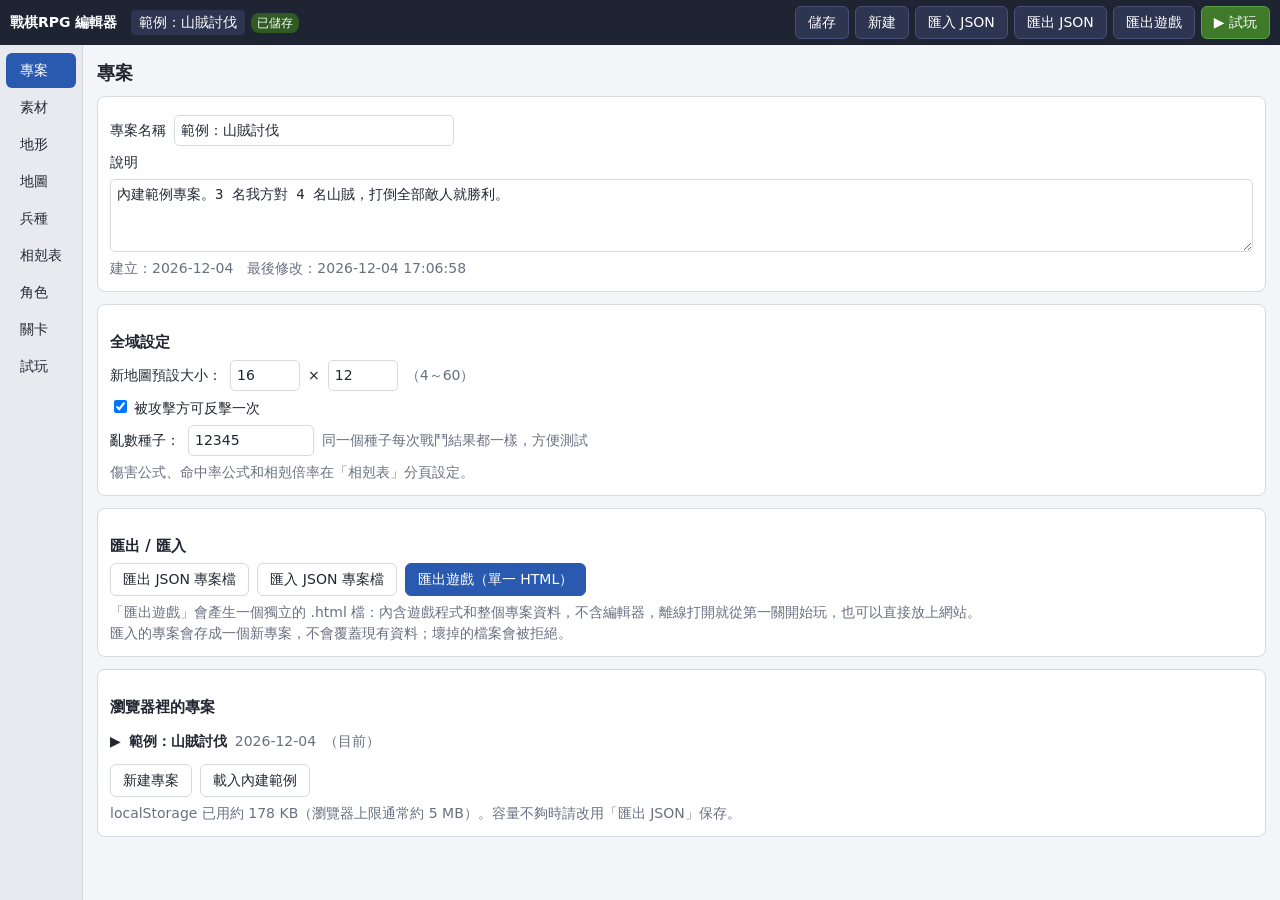
<file: tactics-rpg/index.html>
<!doctype html>
<html lang="zh-Hant">
<head>
<meta charset="utf-8">
<meta name="viewport" content="width=device-width, initial-scale=1, viewport-fit=cover">
<!-- 只允許同源資源；不連任何外部網址 -->
<meta http-equiv="Content-Security-Policy" content="default-src 'self'; script-src 'self'; style-src 'self' 'unsafe-inline'; img-src 'self' data: blob:; connect-src 'self'; base-uri 'none'; form-action 'none'">
<title>戰棋RPG 編輯器</title>
<link rel="stylesheet" href="style.css">
<link rel="stylesheet" href="game.css">
</head>
<body>
<div id="app"></div>
<noscript>需要開啟 JavaScript。</noscript>
<script type="module" src="editor/app.js"></script>
</body>
</html>
</file>
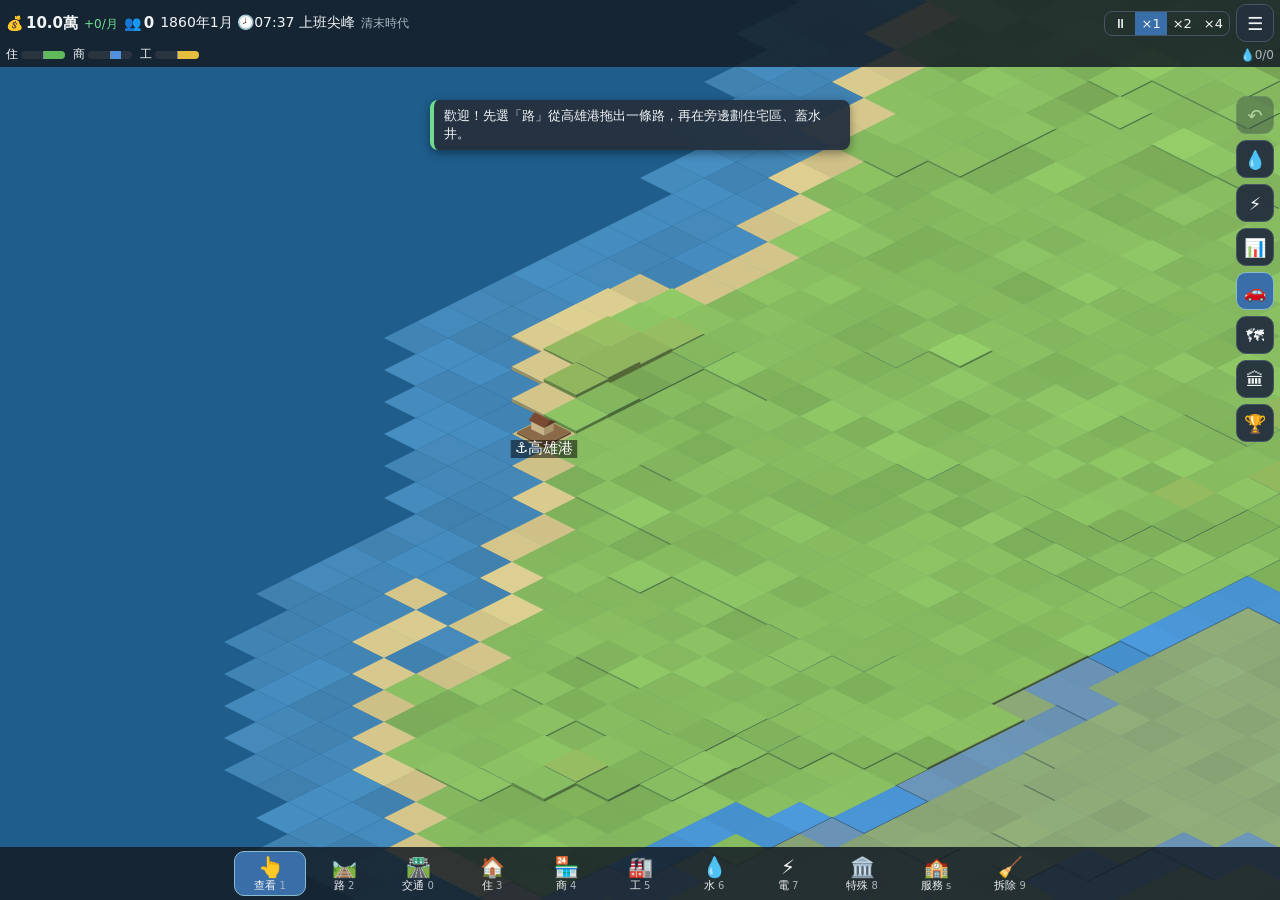
<file: taiwan-sim/index.html>
<!doctype html>
<html lang="zh-Hant">
<head>
<meta charset="utf-8">
<meta name="viewport" content="width=device-width, initial-scale=1, maximum-scale=1, user-scalable=no, viewport-fit=cover">
<!-- 只允許同源資源；執行時不連任何外部網址 -->
<meta http-equiv="Content-Security-Policy" content="default-src 'self'; script-src 'self'; style-src 'self' 'unsafe-inline'; img-src 'self' data: blob:; connect-src 'self'; base-uri 'none'; form-action 'none'">
<meta name="theme-color" content="#1f5d8c">
<title>台灣模擬</title>
<link rel="stylesheet" href="style.css">
</head>
<body>
<canvas id="view"></canvas>

<header id="hud">
  <div class="row">
    <div class="stat" id="stat-money" title="金錢／每月淨收支"><span class="ico">💰</span><b id="money">—</b><small id="net"></small></div>
    <div class="stat" id="stat-pop" title="人口"><span class="ico">👥</span><b id="pop">—</b></div>
    <div class="stat" id="stat-date"><span id="date">—</span><small id="era-name"></small></div>
    <div class="speed" role="group" aria-label="遊戲速度">
      <button data-speed="0" title="暫停（空白鍵）">⏸</button>
      <button data-speed="1" title="×1">×1</button>
      <button data-speed="2" title="×2">×2</button>
      <button data-speed="3" title="×4">×4</button>
    </div>
    <button id="menu-btn" class="icon-btn" title="選單" aria-label="選單">☰</button>
  </div>
  <div class="row demand" id="demand" title="需求：往上 = 缺這種區">
    <div class="dbar" data-k="R"><span>住</span><i><em></em></i></div>
    <div class="dbar" data-k="C"><span>商</span><i><em></em></i></div>
    <div class="dbar" data-k="I"><span>工</span><i><em></em></i></div>
    <div id="util" class="util"></div>
  </div>
  <div id="banner" class="banner" hidden></div>
</header>

<aside id="side">
  <button id="undo-btn" class="icon-btn" title="復原上一步（Ctrl+Z）">↶</button>
  <button id="ov-water" class="icon-btn" title="水的覆蓋">💧</button>
  <button id="ov-power" class="icon-btn" title="電的覆蓋">⚡</button>
  <button id="layers-btn" class="icon-btn" title="資訊圖層：交通、教育、警力、犯罪、健康、污染、地價">📊</button>
  <button id="agents-btn" class="icon-btn" title="顯示路上的車流／行人">🚗</button>
  <button id="regions-btn" class="icon-btn" title="區域（買地）">🗺</button>
  <button id="era-btn" class="icon-btn" title="時代">🏛</button>
  <button id="ms-btn" class="icon-btn" title="里程碑">🏆</button>
  <button id="elev-btn" class="icon-btn" title="高架切換：道路、鐵路蓋成高架" hidden>🌉</button>
</aside>

<div id="tool-tip" class="tool-tip"></div>
<div id="legend" class="legend" hidden></div>
<div id="subtools" class="subtools" hidden></div>
<nav id="toolbar"></nav>

<div id="toasts" aria-live="polite"></div>
<div id="sheet" class="sheet" hidden></div>
<div id="modal-wrap" hidden><div id="modal" role="dialog" aria-modal="true"></div></div>
<div id="loading">台灣模擬 載入中…</div>
<noscript>需要開啟 JavaScript。</noscript>
<script type="module" src="main.js"></script>
</body>
</html>
</file>
<file: ai-office/assets/index-BMAZdh1e.css>
:root{color-scheme:light;--ink: #3c3c3c;--muted: #6f6f6f;--card: rgba(255, 255, 255, .94);--line: rgba(0, 0, 0, .06);font-family:PingFang TC,Noto Sans TC,Microsoft JhengHei,WenQuanYi Micro Hei,sans-serif}*{box-sizing:border-box}html,body{margin:0;height:100%;overflow:hidden;background:#dedede;overscroll-behavior:none}#app{position:fixed;inset:0}#view{position:absolute;inset:0;width:100%;height:100%;display:block;touch-action:none}#labels,.css2d{position:absolute;inset:0;pointer-events:none}#hud{position:absolute;z-index:2;pointer-events:none;top:max(12px,env(safe-area-inset-top));left:max(12px,env(safe-area-inset-left));width:min(248px,calc(100vw - 24px - env(safe-area-inset-left) - env(safe-area-inset-right)));display:flex;flex-direction:column;gap:8px;max-height:calc(100dvh - env(safe-area-inset-top) - env(safe-area-inset-bottom) - 16px)}.bar,.card,.banner{pointer-events:auto}.bar{display:flex;align-items:center;gap:6px;width:100%;margin:0;border:0;text-align:left;color:inherit;font:inherit;background:var(--card);border-radius:999px;box-shadow:0 8px 22px #00000014;padding:6px 8px 6px 6px;touch-action:manipulation}.bar-toggle{display:flex;align-items:center;gap:8px;flex:1;min-width:0;margin:0;border:0;background:transparent;color:inherit;font:inherit;text-align:left;cursor:pointer;padding:0}.file-btn{flex:none;width:32px;height:32px;border:0;border-radius:50%;background:#0000000d;cursor:pointer;font-size:16px;line-height:1;touch-action:manipulation}.file-wide{width:auto;height:auto;border-radius:999px;padding:6px 10px;font:inherit;font-size:13px}.roster-tools{margin:0 0 6px}.chev{width:28px;height:28px;flex:none;display:grid;place-items:center;border-radius:50%;background:#0000000d;color:var(--ink);font-size:12px;line-height:1}.pill-title{font-size:14px;font-weight:650;letter-spacing:.04em;color:var(--ink);white-space:nowrap}.mini{display:flex;align-items:center;gap:6px;min-width:0;margin-left:auto}#hud:not(.collapsed) .mini{display:none}.chip{display:inline-flex;align-items:center;gap:3px;color:var(--ink);font-size:11px;white-space:nowrap}.card{background:var(--card);border-radius:14px;box-shadow:0 10px 28px #00000014;padding:10px 10px 6px}.stack{display:flex;flex-direction:column;gap:8px;min-height:0}#hud.collapsed{width:max-content;max-width:min(440px,calc(100vw - 20px - env(safe-area-inset-left) - env(safe-area-inset-right)))}#hud.collapsed .roster-card{display:none}#hud.collapsed:not(.has-detail) .stack{display:none}.detail-head{display:flex;align-items:center;justify-content:space-between;gap:8px}.detail-head h2{margin:0}.close{width:28px;height:28px;flex:none;border:0;border-radius:50%;background:#0000000d;color:var(--ink);font:600 18px/1 inherit;cursor:pointer;touch-action:manipulation}.hint,.role,.time,.empty,.k{color:var(--muted)}.hint{margin:2px 0 8px;font-size:12px}.row{width:100%;display:flex;align-items:center;gap:8px;border:0;background:transparent;color:inherit;font:inherit;text-align:left;padding:7px 6px;border-radius:10px;cursor:pointer}.row+.row{border-top:1px solid var(--line)}.row.on,.row:hover{background:#0000000a}.dot{width:8px;height:8px;border-radius:50%;flex:none}.who{display:flex;flex-direction:column;min-width:0;flex:1}.who b{font-size:14px;font-weight:640;color:var(--ink)}.who small{color:var(--muted);font-size:11px}.state{font-size:13px;color:var(--ink);flex:none}.detail h2{font-size:16px;color:var(--ink)}.detail p{margin:6px 0;font-size:14px;line-height:1.45;color:var(--ink)}.detail .k{display:inline-block;min-width:3.2em}.away{color:var(--muted);font-size:13px}.banner{pointer-events:auto;margin:0;background:#fff;color:#6a4a4a;border-radius:10px;padding:8px 10px;font-size:13px;box-shadow:0 8px 20px #00000014}@media(max-width:720px),(max-height:520px){#hud{top:auto;bottom:max(10px,env(safe-area-inset-bottom));left:max(10px,env(safe-area-inset-left));right:max(10px,env(safe-area-inset-right));width:auto;max-width:none;flex-direction:column-reverse}#hud.collapsed{left:50%;right:auto;width:max-content;transform:translate(-50%)}#hud.collapsed.has-detail{width:min(360px,calc(100vw - 20px - env(safe-area-inset-left) - env(safe-area-inset-right)))}.hint{display:none}.card{padding:8px}.row{padding:6px 4px}.who small{display:none}.stack{overflow:auto;max-height:min(42vh,360px)}.detail{overflow:auto}.detail p{margin:4px 0;font-size:13px}#files,#talk,#weekly{left:max(8px,env(safe-area-inset-left));right:max(8px,env(safe-area-inset-right));top:max(56px,calc(env(safe-area-inset-top) + 48px));bottom:max(8px,env(safe-area-inset-bottom));width:auto;max-height:none}}#files,#talk{position:absolute;z-index:4;pointer-events:auto;display:flex;flex-direction:column;gap:8px;top:max(12px,env(safe-area-inset-top));right:max(12px,env(safe-area-inset-right));width:min(380px,calc(100vw - 24px));max-height:calc(100dvh - env(safe-area-inset-top) - env(safe-area-inset-bottom) - 24px);padding:12px;overflow:hidden;background:#fffffff5;border-radius:16px;box-shadow:0 16px 40px #0000001f;color:var(--ink)}#files[hidden],#talk[hidden],#weekly[hidden]{display:none!important}#weekly{position:absolute;z-index:4;pointer-events:auto;display:flex;flex-direction:column;gap:8px;top:max(12px,env(safe-area-inset-top));right:max(12px,env(safe-area-inset-right));width:min(380px,calc(100vw - 24px));max-height:calc(100dvh - env(safe-area-inset-top) - env(safe-area-inset-bottom) - 24px);padding:12px;overflow:hidden;background:#fffffff5;border-radius:16px;box-shadow:0 16px 40px #0000001f;color:var(--ink)}.files-head{display:flex;align-items:center;justify-content:space-between;gap:8px}.files-head h2{margin:0;font-size:18px}.file-tabs{display:flex;gap:6px;flex-wrap:wrap}.file-tab{border:0;background:#0000000d;color:var(--ink);font:inherit;font-size:13px;border-radius:999px;padding:4px 10px;cursor:pointer}.file-tab.on{background:#3c3c3c;color:#fff}.files-body{overflow:auto;min-height:0;display:flex;flex-direction:column;gap:8px}.file-card{background:#f6f6f6;border-radius:12px;padding:10px}.file-card h3{margin:0;font-size:15px}.file-card p{margin:6px 0 0;font-size:13px;line-height:1.45}.file-card a{font-size:13px;color:#3c3c3c}.file-top{display:flex;align-items:center;justify-content:space-between;gap:8px}.badge{flex:none;font-size:12px;border-radius:999px;padding:2px 8px;background:#e6e6e6}.badge-進行中{background:#d9e4ea}.badge-暫停{background:#eadfdf}.badge-閒置{background:#e7e7e7}.badge-已上線{background:#e3eadc}.idea-box{width:100%;box-sizing:border-box;border:0;border-radius:10px;background:#f3f3f3;color:var(--ink);font:inherit;font-size:14px;padding:8px;resize:vertical}.send-btn{align-self:flex-start;border:0;border-radius:999px;background:#3c3c3c;color:#fff;font:inherit;font-size:13px;padding:6px 12px;cursor:pointer;touch-action:manipulation}.send-hint{color:var(--muted);font-size:12px;margin:0}.done-list{margin:0;padding-left:1.2em;font-size:13px}.meter{display:block;height:6px;margin-top:4px;border-radius:999px;background:#e4e4e4;overflow:hidden}.meter i{display:block;height:100%;background:#8aa4b5}#mode-cluster{position:absolute;z-index:3;top:max(12px,env(safe-area-inset-top));left:50%;transform:translate(-50%);display:flex;gap:8px;pointer-events:auto}#mode-btn,#reset-view,#interact{border:1px solid rgba(0,0,0,.16);border-radius:999px;background:#fffffff5;color:var(--ink);font:inherit;font-size:14px;font-weight:650;padding:8px 14px;box-shadow:0 8px 22px #0000001a;cursor:pointer;touch-action:manipulation}#play-ui{position:absolute;inset:0;z-index:3;pointer-events:none}#play-ui[hidden]{display:none!important}#joy{pointer-events:auto;position:absolute;left:max(16px,env(safe-area-inset-left));bottom:max(18px,env(safe-area-inset-bottom));width:118px;height:118px;border-radius:50%;background:#ffffff73;box-shadow:inset 0 0 0 2px #fffc;touch-action:none}.joy-knob{position:absolute;left:50%;top:50%;width:48px;height:48px;margin:-24px 0 0 -24px;border-radius:50%;background:#fffffff5;box-shadow:0 4px 14px #00000024}#interact{pointer-events:auto;position:absolute;right:max(16px,env(safe-area-inset-right));bottom:max(28px,env(safe-area-inset-bottom));min-width:72px;min-height:72px;border-radius:50%}#interact.ready{background:#3c3c3c;color:#fff}#prompt{pointer-events:none;position:absolute;right:max(16px,env(safe-area-inset-right));bottom:max(112px,calc(env(safe-area-inset-bottom) + 108px));margin:0;padding:6px 10px;border-radius:999px;background:#fffffff0;color:var(--ink);font-size:13px;box-shadow:0 6px 16px #00000014}@media(max-width:720px),(max-height:520px){#joy{width:96px;height:96px}.joy-knob{width:40px;height:40px;margin:-20px 0 0 -20px}#interact{min-width:64px;min-height:64px;font-size:13px}#hud:not(.collapsed)~#play-ui #joy,#hud:not(.collapsed)~#play-ui #interact{bottom:max(42vh,200px)}#hud:not(.collapsed)~#play-ui #prompt{bottom:calc(max(42vh,200px) + 72px)}}@media(max-width:720px),(max-height:520px){body.player #hud.collapsed{top:max(52px,calc(env(safe-area-inset-top) + 48px));bottom:auto;left:50%;right:auto;transform:translate(-50%)}}@media(max-height:520px){#mode-cluster{top:max(8px,env(safe-area-inset-top))}#mode-btn,#reset-view{padding:6px 10px;font-size:13px}#joy{left:max(10px,env(safe-area-inset-left));width:84px;height:84px}#interact{right:max(10px,env(safe-area-inset-right));min-width:58px;min-height:58px}}
</file>
<file: jelly-survivors/style.css>
* { box-sizing: border-box; }
html, body {
  margin: 0;
  height: 100%;
  overflow: hidden;
  background: #6fae55;
  color: #fff;
  font-family: system-ui, -apple-system, "Noto Sans TC", "PingFang TC", "Microsoft JhengHei", sans-serif;
  -webkit-user-select: none;
  user-select: none;
  -webkit-tap-highlight-color: transparent;
  overscroll-behavior: none;
}
#game, #game canvas {
  position: fixed;
  inset: 0;
  width: 100%;
  height: 100%;
  touch-action: none;
  display: block;
}
.hidden { display: none !important; }

/* ---------- 虛擬搖桿 ---------- */
#joystick {
  display: none;
  position: fixed;
  width: 120px;
  height: 120px;
  margin: -60px 0 0 -60px;
  border-radius: 50%;
  background: rgba(255, 255, 255, 0.15);
  border: 2px solid rgba(255, 255, 255, 0.45);
  pointer-events: none;
  z-index: 5;
}
#joystick .knob {
  position: absolute;
  left: 35px;
  top: 35px;
  width: 50px;
  height: 50px;
  border-radius: 50%;
  background: rgba(255, 255, 255, 0.7);
}

/* ---------- HUD ---------- */
#hud {
  position: fixed;
  inset: 0 0 auto 0;
  padding: calc(env(safe-area-inset-top) + 6px) calc(env(safe-area-inset-right) + 10px) 0 calc(env(safe-area-inset-left) + 10px);
  pointer-events: none;
  z-index: 4;
  text-shadow: 0 1px 2px rgba(0, 0, 0, 0.6);
}
.xpbar, .hpbar {
  position: relative;
  height: 16px;
  border-radius: 8px;
  background: rgba(0, 0, 0, 0.45);
  overflow: hidden;
  border: 1px solid rgba(255, 255, 255, 0.35);
}
.xpbar .fill { background: linear-gradient(90deg, #4fb4ff, #b05cff); }
.hpbar .fill { background: linear-gradient(90deg, #ff5a5a, #ff9a6a); }
.fill { position: absolute; inset: 0 auto 0 0; width: 0; transition: width 0.1s linear; }
.xpbar span, .hpbar span {
  display: block;
  position: relative;
  font-size: 11px;
  line-height: 15px;
  padding-left: 8px;
  font-weight: 700;
}
.row {
  display: grid;
  grid-template-columns: 1fr auto 1fr;
  align-items: center;
  gap: 10px;
  margin-top: 6px;
}
.row .hpbar { max-width: 220px; }
#timer { font-size: 22px; font-weight: 800; letter-spacing: 1px; font-variant-numeric: tabular-nums; }
.right { justify-self: end; display: flex; align-items: center; gap: 10px; font-weight: 700; }
#pause-btn {
  pointer-events: auto;
  width: 36px;
  height: 36px;
  border-radius: 10px;
  border: 1px solid rgba(255, 255, 255, 0.5);
  background: rgba(0, 0, 0, 0.35);
  color: #fff;
  font-size: 16px;
}
#gold { color: #ffe27a; }

/* ---------- 王血條 ---------- */
#bossbar { width: min(460px, 70vw); margin: 6px auto 0; text-align: center; }
#bossbar .name { font-size: 13px; font-weight: 900; color: #ffd6ff; letter-spacing: 1px; }
#bossbar .bar { position: relative; height: 12px; border-radius: 6px; background: rgba(0, 0, 0, 0.5); border: 1px solid rgba(255, 210, 255, 0.7); overflow: hidden; }
#bossbar .fill { background: linear-gradient(90deg, #b07cff, #ff6ad5); width: 100%; }

/* ---------- 左側被動數值 ---------- */
#passives {
  position: fixed;
  left: calc(env(safe-area-inset-left) + 8px);
  top: calc(env(safe-area-inset-top) + 66px);
  z-index: 4;
  pointer-events: none;
  min-width: 108px;
  padding: 6px 8px;
  border-radius: 10px;
  background: rgba(0, 0, 0, 0.28);
  font-size: 12px;
  line-height: 1.45;
  text-shadow: 0 1px 2px rgba(0, 0, 0, 0.6);
}
#passives .job { font-weight: 900; color: #ffe7a8; margin-bottom: 2px; }
#passives .unlock { color: #ffd0a0; font-size: 11px; margin: -2px 0 2px; }
#passives .pv { display: flex; justify-content: space-between; gap: 10px; }
#passives .pv b { font-variant-numeric: tabular-nums; color: #bff3ff; }
#passives .pv.zero { opacity: 0.55; }
#passives .pv.potion { margin-top: 2px; color: #ffc2f0; justify-content: flex-start; }

/* ---------- 下方技能欄（主動 6 格）---------- */
#skillbar {
  --sk: min(54px, calc((100vw - 64px) / 6 - 6px));
  position: fixed;
  left: 50%;
  bottom: calc(env(safe-area-inset-bottom) + 8px);
  transform: translateX(-50%);
  z-index: 4;
  display: flex;
  gap: 6px;
  padding: 5px;
  border-radius: 12px;
  background: rgba(0, 0, 0, 0.3);
  pointer-events: none; /* 不攔觸控：在技能欄上拖曳一樣能叫出搖桿 */
}
.sk {
  position: relative;
  width: var(--sk);
  height: var(--sk);
  border-radius: 10px;
  border: 2px solid rgba(255, 255, 255, 0.75);
  background: rgba(20, 30, 40, 0.55);
  overflow: hidden;
}
.sk.empty { border-style: dashed; border-color: rgba(255, 255, 255, 0.35); background: rgba(0, 0, 0, 0.18); }
.sk .ic { position: absolute; inset: 0; }
.sk .cd {
  position: absolute;
  inset: 0;
  --cd: 0;
  background: conic-gradient(rgba(0, 0, 0, 0.62) calc(var(--cd) * 360deg), transparent 0);
}
.sk .lv {
  position: absolute;
  right: 2px;
  bottom: 1px;
  font-size: 11px;
  font-weight: 900;
  line-height: 1;
  padding: 1px 3px;
  border-radius: 4px;
  background: rgba(0, 0, 0, 0.6);
}

/* 技能圖示：PNG 載入成功就蓋住文字縮寫 */
.skicon {
  position: relative;
  width: 100%;
  height: 100%;
  display: flex;
  align-items: center;
  justify-content: center;
  background: radial-gradient(circle at 35% 30%, rgba(255, 255, 255, 0.45), transparent 60%), var(--c);
  border-radius: inherit;
}
.skicon .abbr { font-weight: 900; font-size: calc(var(--sk, 48px) * 0.5); color: #fff; text-shadow: 0 1px 3px rgba(0, 0, 0, 0.6); }
.skicon img { position: absolute; inset: 0; width: 100%; height: 100%; object-fit: contain; }
.skicon.has-img { background: transparent; }
.skicon.has-img .abbr { display: none; }

/* ---------- 提示橫幅 ---------- */
#banner {
  position: fixed;
  left: 50%;
  top: 26%;
  transform: translateX(-50%);
  z-index: 6;
  pointer-events: none;
  padding: 8px 18px;
  border-radius: 99px;
  background: rgba(60, 20, 60, 0.75);
  border: 2px solid #ffb0f0;
  font-size: 18px;
  font-weight: 900;
  white-space: nowrap;
  max-width: 94vw;
  overflow: hidden;
  text-overflow: ellipsis;
  animation: pop 0.25s ease-out;
}
@keyframes pop { from { transform: translateX(-50%) scale(0.7); opacity: 0; } }

/* ---------- 包圍突襲預警（G-WAVE-01）---------- */
#edge-flash {
  position: fixed;
  inset: 0;
  z-index: 3;
  pointer-events: none;
  background: radial-gradient(ellipse at center, transparent 45%, rgba(230, 0, 0, 0.85) 100%);
  box-shadow: inset 0 0 60px rgba(220, 0, 0, 1);
  border: 4px solid rgba(255, 60, 60, 0.8);
  animation: edgePulse 0.5s ease-in-out infinite alternate;
}
@keyframes edgePulse { from { opacity: 0.35; } to { opacity: 1; } }
#encircle-warn {
  position: fixed;
  left: 50%;
  /* 在 HUD（經驗條 + 血條 + 王血條）下方；橫式手機高度小，所以用 max 而不是百分比 */
  top: calc(env(safe-area-inset-top) + min(100px, 20vh));
  transform: translateX(-50%);
  z-index: 6;
  pointer-events: none;
  padding: 6px 16px;
  border-radius: 10px;
  background: rgba(150, 0, 0, 0.82);
  border: 2px solid #ffd0d0;
  color: #fff;
  font-size: clamp(18px, min(5.2vw, 6vh), 28px);
  line-height: 1.25;
  font-weight: 900;
  white-space: nowrap;
  max-width: 94vw;
  text-shadow: 0 2px 3px rgba(0, 0, 0, 0.7);
  animation: warnBlink 0.5s ease-in-out infinite alternate;
}
/* 預警中，原本的提示橫幅（精英、王）往下讓位，避免橫式手機上重疊 */
body.encircling #banner { top: calc(env(safe-area-inset-top) + 160px); }
@keyframes warnBlink { from { transform: translateX(-50%) scale(0.94); } to { transform: translateX(-50%) scale(1.04); } }

/* ---------- 疊加畫面 ---------- */
.overlay {
  position: fixed;
  inset: 0;
  z-index: 10;
  display: flex;
  align-items: center;
  justify-content: center;
  padding: 16px;
  background: rgba(20, 40, 30, 0.55);
  backdrop-filter: blur(2px);
}
.panel {
  width: min(420px, 100%);
  max-height: 100%;
  overflow: auto;
  background: rgba(30, 60, 80, 0.92);
  border: 2px solid rgba(160, 230, 255, 0.6);
  border-radius: 18px;
  padding: 22px 20px;
  text-align: center;
  box-shadow: 0 10px 30px rgba(0, 0, 0, 0.35);
}
h1 { margin: 0 0 8px; font-size: 34px; line-height: 1.15; color: #bff3ff; }
h1 small { font-size: 20px; color: #ffe7a8; }
h2 { margin: 0 0 14px; font-size: 26px; }
.sub { margin: 0 0 12px; opacity: 0.9; }
.help { text-align: left; font-size: 14px; line-height: 1.6; padding-left: 20px; margin: 0 0 16px; opacity: 0.9; }
.btn {
  display: block;
  width: 100%;
  margin: 10px 0 0;
  padding: 14px;
  font-size: 18px;
  font-weight: 800;
  color: #10303a;
  background: linear-gradient(180deg, #a8f0ff, #5fd0f0);
  border: none;
  border-radius: 12px;
  cursor: pointer;
}
.btn.ghost { background: rgba(255, 255, 255, 0.15); color: #fff; border: 1px solid rgba(255, 255, 255, 0.5); }
.btn:disabled { opacity: 0.6; cursor: wait; }

/* 暫停畫面：特效品質 高／中／低 */
.vfxq { display: flex; align-items: center; gap: 8px; margin: 12px 0 2px; }
.vfxq span { flex: 1; text-align: left; font-weight: 700; }
.vfxq button {
  min-width: 52px;
  padding: 9px 0;
  font-size: 16px;
  font-weight: 800;
  color: #fff;
  background: rgba(255, 255, 255, 0.12);
  border: 1px solid rgba(255, 255, 255, 0.45);
  border-radius: 10px;
  cursor: pointer;
}
.vfxq button.on { color: #10303a; background: linear-gradient(180deg, #ffe7a8, #f0c860); border-color: transparent; }
#job-loading { margin: 12px 0 0; }
.stats { display: grid; gap: 8px; margin-bottom: 8px; }
.stats div { display: flex; justify-content: space-between; background: rgba(0, 0, 0, 0.25); padding: 10px 14px; border-radius: 10px; }
.stats b { font-size: 18px; }

/* ---------- 升級卡片 ---------- */
.levelup-wrap { width: min(860px, 100%); max-height: 100%; overflow: auto; text-align: center; }
#cards { display: grid; grid-template-columns: repeat(3, 1fr); gap: 14px; }
.card {
  position: relative;
  background: linear-gradient(180deg, #fffaf0, #ffe9c2);
  color: #3a2a10;
  border: 3px solid #ffcc66;
  border-radius: 16px;
  padding: 18px 14px 16px;
  cursor: pointer;
  min-height: 210px;
  display: flex;
  flex-direction: column;
  align-items: center;
  gap: 8px;
  font: inherit;
  transition: transform 0.08s;
}
.card:hover, .card:focus-visible { transform: translateY(-4px); outline: none; border-color: #ff9a3c; }
.card .key {
  position: absolute;
  left: 10px;
  top: 8px;
  font-size: 13px;
  font-weight: 800;
  background: #3a2a10;
  color: #ffe9c2;
  border-radius: 6px;
  padding: 0 6px;
}
.card .tag { font-size: 12px; font-weight: 800; color: #fff; background: #ff8a3c; border-radius: 99px; padding: 2px 10px; }
.card .icon { font-size: 48px; line-height: 1; }
.card .title { font-size: 20px; font-weight: 900; }
.card .desc { font-size: 15px; line-height: 1.4; }
.card.skill { border-color: #66c2ff; background: linear-gradient(180deg, #f2fbff, #cdeeff); }
.card.skill .tag { background: #2f8fd8; }

.card .body { display: flex; flex-direction: column; align-items: center; gap: 6px; }

/* 卡片上的技能圖示 */
.card .icon .skicon { --sk: 64px; width: 64px; height: 64px; border-radius: 14px; }

/* ---------- 轉職 ---------- */
#jobs { display: grid; grid-template-columns: repeat(3, 1fr); gap: 14px; }
.card.job { border-color: var(--jc); background: linear-gradient(180deg, #ffffff, #f0eaff); min-height: 0; }
.card.job .title { color: var(--jc); filter: brightness(0.8); }
.jobskills { display: flex; flex-direction: column; gap: 6px; margin-top: 6px; width: 100%; }
.jobskill { display: flex; align-items: center; gap: 8px; font-weight: 800; font-size: 14px; }
.jobskill .skicon { --sk: 30px; width: 30px; height: 30px; border-radius: 8px; flex: none; }
.jobskill .unlock { font-size: 11px; font-weight: 800; color: #fff; background: #9a8fb0; border-radius: 6px; padding: 1px 6px; white-space: nowrap; }
.jobskill .unlock.now { background: var(--jc); }

/* ---------- 遺忘藥水 / 局外升級 ---------- */
.potion-btn { color: #ffd6f6 !important; border-color: #ffb0f0 !important; }
.btn.small { width: auto; display: inline-block; padding: 8px 18px; font-size: 15px; margin-top: 12px; }
#forget-list { display: grid; gap: 8px; }
.forget-item, .shop-row {
  display: flex;
  align-items: center;
  gap: 10px;
  width: 100%;
  padding: 8px 10px;
  border-radius: 12px;
  border: 1px solid rgba(255, 255, 255, 0.35);
  background: rgba(0, 0, 0, 0.25);
  color: #fff;
  font: inherit;
  font-weight: 800;
  text-align: left;
}
.forget-item { cursor: pointer; }
.forget-item:hover { border-color: #ffb0f0; }
.forget-item .skicon { --sk: 40px; width: 40px; height: 40px; border-radius: 10px; flex: none; }
.panel.wide { width: min(520px, 100%); }
.goldline { font-size: 20px; margin: 4px 0 10px; color: #ffe27a; }
#shop-list { display: grid; gap: 8px; }
.shop-row .sicon { font-size: 26px; width: 34px; text-align: center; }
.shop-row .sinfo { flex: 1; display: flex; flex-direction: column; }
.shop-row small { font-weight: 400; opacity: 0.85; }
.shop-row .buy {
  min-width: 82px;
  padding: 8px 10px;
  border: none;
  border-radius: 10px;
  font: inherit;
  font-weight: 900;
  color: #3a2a10;
  background: linear-gradient(180deg, #ffe9a0, #ffc94a);
  cursor: pointer;
}
.shop-row .buy:disabled { background: rgba(255, 255, 255, 0.2); color: rgba(255, 255, 255, 0.6); cursor: default; }
.note { font-size: 13px; background: rgba(255, 120, 120, 0.25); border-radius: 8px; padding: 6px 10px; }

/* 直式 / 窄畫面：卡片改成直向排列、橫長條 */
@media (max-width: 640px), (orientation: portrait) {
  #cards, #jobs { grid-template-columns: 1fr; gap: 10px; }
  .card.job { padding-left: 40px; }
  .jobskills { flex-direction: row; flex-wrap: wrap; gap: 4px 10px; }
  .jobskill { font-size: 12px; }
  .card .icon .skicon { --sk: 48px; width: 48px; height: 48px; }
  #passives { font-size: 11px; min-width: 96px; padding: 4px 6px; }
  .card { min-height: 0; flex-direction: row; text-align: left; padding: 14px 14px 14px 40px; gap: 12px; }
  .card .icon { font-size: 38px; }
  .card .body { align-items: flex-start; gap: 4px; }
  .card .tag { align-self: flex-start; }
}
@media (max-height: 460px) and (orientation: landscape) {
  .card { min-height: 0; padding: 12px 10px; gap: 4px; }
  .card .icon .skicon { --sk: 44px; width: 44px; height: 44px; }
  .card .desc { font-size: 13px; }
  .jobskill { font-size: 12px; }
  .jobskill .skicon { --sk: 22px; width: 22px; height: 22px; }
  #passives { font-size: 11px; line-height: 1.3; top: calc(env(safe-area-inset-top) + 60px); }
  #skillbar { --sk: 46px; }
  .levelup-wrap .sub { margin-bottom: 6px; font-size: 13px; }
  .card .icon { font-size: 34px; }
  h2 { font-size: 20px; margin-bottom: 8px; }
  .panel { padding: 14px; }
  .btn { padding: 10px; }
}
#debug { position: fixed; right: 8px; bottom: 80px; font: 12px/1.3 monospace; background: rgba(0,0,0,.5); padding: 4px 6px; border-radius: 4px; z-index: 4; pointer-events: none; }
</file>
<file: luanshi-hero/assets/index-FLV_dmUm.css>
html,body{margin:0;padding:0;width:100%;height:100%;overflow:hidden;background:#1b1410;color:#f4e9d8;font-family:Noto Sans TC,PingFang TC,Microsoft JhengHei,Heiti TC,sans-serif;touch-action:none;-webkit-user-select:none;user-select:none;-webkit-tap-highlight-color:transparent}#game{position:fixed;top:env(safe-area-inset-top,0px);right:env(safe-area-inset-right,0px);bottom:env(safe-area-inset-bottom,0px);left:env(safe-area-inset-left,0px)}#game canvas{display:block;image-rendering:auto!important}#rotate{display:none;position:fixed;inset:0;z-index:10;flex-direction:column;align-items:center;justify-content:center;gap:8px;background:#1b1410;text-align:center}#rotate p{margin:16px 0 0;font-size:28px;font-weight:700;letter-spacing:4px}#rotate small{opacity:.7;font-size:14px}.rotate-icon{width:56px;height:96px;border:4px solid #e8b04a;border-radius:10px;animation:luanshi-rotate 1.8s ease-in-out infinite}@keyframes luanshi-rotate{0%,30%{transform:rotate(0)}60%,to{transform:rotate(-90deg)}}@media(orientation:portrait)and (pointer:coarse){#rotate{display:flex}#game{visibility:hidden}}@media(prefers-reduced-motion:reduce){.rotate-icon{animation:none;transform:rotate(-90deg)}}
</file>
<file: tactics-rpg/style.css>
/* 編輯器樣式（系統字型，不載入外部字型） */
:root { --bg: #f4f5f8; --panel: #fff; --line: #d6d9e2; --text: #222631; --muted: #6a7080; --accent: #2a5ab0; --danger: #b02a2a; --ok: #3e7a2a; }
* { box-sizing: border-box; }
html, body { margin: 0; height: 100%; }
body { background: var(--bg); color: var(--text); font: 14px/1.5 system-ui, -apple-system, "Segoe UI", "PingFang TC", "Microsoft JhengHei", "Noto Sans TC", sans-serif; }
#app { display: flex; flex-direction: column; height: 100vh; height: 100dvh; }
button { font: inherit; padding: 5px 12px; border: 1px solid var(--line); border-radius: 6px; background: #fff; color: var(--text); cursor: pointer; }
button:hover:not(:disabled) { background: #eef1f8; }
button.primary { background: var(--accent); border-color: var(--accent); color: #fff; }
button.primary:hover { background: #1f4a96; }
button.danger { color: var(--danger); }
button.active, button.active:hover:not(:disabled) { background: var(--accent); color: #fff; border-color: var(--accent); }
button:disabled { opacity: .5; cursor: default; }
input, select, textarea { font: inherit; padding: 4px 6px; border: 1px solid var(--line); border-radius: 5px; background: #fff; color: var(--text); }
input[type=checkbox] { width: auto; }
textarea { width: 100%; font-family: ui-monospace, Menlo, Consolas, monospace; }
h2 { margin: 0 0 10px; font-size: 18px; }
h3 { margin: 14px 0 6px; font-size: 15px; }
.topbar { display: flex; flex-wrap: wrap; align-items: center; gap: 6px; padding: 6px 10px; background: #1f2433; color: #fff; }
.topbar button { background: #2e3550; color: #fff; border-color: #48507a; }
.topbar button:hover { background: #3a4366; }
.topbar button.primary { background: #3e7a2a; border-color: #5aa040; }
.logo { font-weight: bold; margin-right: 8px; }
.proj-name { padding: 2px 8px; background: #2e3550; border-radius: 4px; max-width: 30vw; overflow: hidden; text-overflow: ellipsis; white-space: nowrap; }
.save-status { font-size: 12px; padding: 1px 6px; border-radius: 8px; }
.save-status.ok { background: #2f5a24; }
.save-status.dirty { background: #7a5a10; }
.save-status.error { background: var(--danger); }
.spacer { flex: 1; }
.mobile-note { padding: 6px 10px; background: #fff3c0; border-bottom: 1px solid #e0d080; text-align: center; }
.body { flex: 1; display: flex; min-height: 0; }
.tabs { display: flex; flex-direction: column; gap: 2px; padding: 8px 6px; background: #e8eaf0; border-right: 1px solid var(--line); overflow: auto; }
.tabs button { text-align: left; border: 0; background: transparent; padding: 7px 14px; }
.tabs button.active { background: var(--accent); color: #fff; }
.panel { flex: 1; min-width: 0; overflow: auto; padding: 14px; }
.panel[data-tab=play] { padding: 0; overflow: hidden; display: flex; flex-direction: column; }
.row { display: flex; flex-wrap: wrap; gap: 8px; align-items: center; margin: 6px 0; }
.col { display: flex; flex-direction: column; gap: 6px; }
.muted { color: var(--muted); }
.note { color: #8a5a00; background: #fff6d8; border: 1px solid #f0d890; padding: 2px 8px; border-radius: 4px; font-size: 12px; }
.error-text { color: var(--danger); font-weight: bold; }
.ok-text { color: var(--ok); }
.card { background: var(--panel); border: 1px solid var(--line); border-radius: 8px; padding: 12px; margin-bottom: 12px; }
table.grid { border-collapse: collapse; background: #fff; }
table.grid th, table.grid td { border: 1px solid var(--line); padding: 3px 6px; text-align: center; }
table.grid th { background: #eef0f5; font-weight: 600; }
table.grid td.left, table.grid th.left { text-align: left; }
.split { display: flex; gap: 12px; align-items: flex-start; min-height: 0; }
.list { width: 220px; flex: 0 0 220px; background: #fff; border: 1px solid var(--line); border-radius: 8px; padding: 6px; max-height: calc(100vh - 140px); overflow: auto; }
.list .item { display: flex; align-items: center; gap: 6px; padding: 3px 5px; border-radius: 5px; cursor: pointer; }
.list .item:hover { background: #eef1f8; }
.list .item.sel { background: #d8e4fa; }
.list .item canvas { width: 32px; height: 32px; image-rendering: pixelated; background: #ddd; flex: 0 0 auto; }
.grow { flex: 1; min-width: 0; }
canvas.pix { image-rendering: pixelated; }
.checker { background-color: #fff; background-image: linear-gradient(45deg, #ddd 25%, transparent 25%), linear-gradient(-45deg, #ddd 25%, transparent 25%), linear-gradient(45deg, transparent 75%, #ddd 75%), linear-gradient(-45deg, transparent 75%, #ddd 75%); background-size: 16px 16px; background-position: 0 0, 0 8px, 8px -8px, -8px 0; }
.palette { display: grid; grid-template-columns: repeat(8, 24px); gap: 3px; }
.swatch { width: 24px; height: 24px; border: 1px solid #889; border-radius: 3px; cursor: pointer; padding: 0; }
.swatch.sel { outline: 3px solid var(--accent); outline-offset: 1px; }
.tools button { min-width: 44px; }
.thumb { width: 48px; height: 48px; image-rendering: pixelated; border: 1px solid var(--line); background: #ddd; }
.thumb.big { width: 96px; height: 96px; }
.map-wrap { position: relative; flex: 1; min-width: 0; height: calc(100vh - 210px); min-height: 300px; border: 1px solid var(--line); background: #333; overflow: hidden; }
.map-wrap canvas { display: block; touch-action: none; }
.brushes { display: flex; flex-wrap: wrap; gap: 4px; max-height: 180px; overflow: auto; }
.brushes button { padding: 2px; display: flex; flex-direction: column; align-items: center; font-size: 11px; width: 60px; }
.brushes button canvas { width: 40px; height: 40px; image-rendering: pixelated; }
.brushes button.sel { outline: 3px solid var(--accent); }
.terrain-chip { display: inline-block; width: 14px; height: 14px; border-radius: 3px; vertical-align: middle; border: 1px solid #0003; }
.formula-err { min-height: 1.4em; }
.matchup select { padding: 1px 2px; }
.grade-X { background: #f8c8f0; } .grade-S { background: #ffd0b0; } .grade-A { background: #ffe8a0; }
.grade-B { background: #fff; } .grade-C { background: #d8e8ff; } .grade-D { background: #c0d0f0; }
.play-host { flex: 1; min-height: 0; position: relative; }
.play-bar { padding: 8px 12px; background: #fff; border-bottom: 1px solid var(--line); }
#toast { position: fixed; left: 50%; bottom: 20px; transform: translateX(-50%); max-width: 90vw; padding: 8px 16px; border-radius: 8px; background: #222; color: #fff; opacity: 0; pointer-events: none; transition: opacity .2s; z-index: 50; white-space: pre-line; }
#toast.show { opacity: .95; }
#toast.error { background: var(--danger); }
@media (max-width: 760px) {
  .body { flex-direction: column; }
  .tabs { flex-direction: row; overflow-x: auto; padding: 4px; border-right: 0; border-bottom: 1px solid var(--line); }
  .tabs button { white-space: nowrap; padding: 6px 10px; }
  .split { flex-direction: column; }
  .list { width: 100%; flex: 0 0 auto; max-height: 200px; }
  .topbar .logo { display: none; }
  .topbar button { padding: 4px 8px; }
  .map-wrap { width: 100%; height: 50vh; }
}
/* 角色動作編輯 */
.anim-row { align-items: flex-start; gap: 10px; padding: 6px 0; border-top: 1px solid var(--line); flex-wrap: wrap; }
.anim-dir { width: 3.5em; padding-top: 18px; }
.anim-slot { align-items: center; gap: 3px; width: 124px; }
.anim-slot .thumb { width: 64px; height: 64px; }
.anim-slot select { width: 120px; }
.anim-preview { width: 96px; height: 96px; }
button.small { padding: 2px 6px; font-size: 12px; }
</file>
<file: tactics-rpg/game.css>
/* 試玩戰鬥畫面（編輯器與匯出遊戲共用）。只用系統字型。 */
.bv { position: relative; display: flex; flex-direction: column; height: 100%; min-height: 0; color: #eee; background: #1b1d26;
  font-family: system-ui, -apple-system, "Segoe UI", "PingFang TC", "Microsoft JhengHei", "Noto Sans TC", sans-serif; font-size: 14px; }
.bv button { font: inherit; padding: 6px 12px; border-radius: 6px; border: 1px solid #556; background: #2e3242; color: #eee; cursor: pointer; }
.bv button:hover:not(:disabled) { background: #3c4258; }
.bv button:disabled { opacity: .45; cursor: default; }
.bv-top { display: flex; flex-wrap: wrap; gap: 6px; align-items: center; padding: 6px 8px; background: #262a36; border-bottom: 1px solid #333a4a; }
.bv-phase { padding: 2px 8px; border-radius: 10px; color: #fff; font-weight: bold; }
.bv-spacer { flex: 1; }
.bv-main { flex: 1; display: flex; min-height: 0; }
.bv-stage { position: relative; flex: 1; min-width: 0; min-height: 240px; overflow: hidden; touch-action: none; }
.bv-canvas { display: block; touch-action: none; cursor: pointer; }
.bv-menu { position: absolute; right: 8px; bottom: 8px; display: flex; gap: 6px; }
.bv-menu button { background: #3a4a7a; border-color: #6a7ab0; padding: 8px 16px; font-weight: bold; }
.bv-hint { position: absolute; left: 8px; top: 8px; padding: 3px 8px; border-radius: 6px; background: rgba(0,0,0,.55); pointer-events: none; font-size: 13px; }
.bv-hint:empty { display: none; }
.bv-side { width: 300px; display: flex; flex-direction: column; gap: 8px; padding: 8px; background: #20232e; border-left: 1px solid #333a4a; overflow: auto; }
.bv-unit { display: flex; gap: 8px; align-items: center; }
.bv-portrait { width: 48px; height: 48px; image-rendering: pixelated; border: 1px solid #556; border-radius: 4px; }
.bv-tag { display: inline-block; padding: 0 6px; border-radius: 8px; color: #fff; font-size: 12px; }
.bv-stats, .bv-terrain { margin-top: 4px; line-height: 1.6; }
.bv-muted { color: #889; }
.bv-forecast { padding: 6px 8px; border: 1px solid #e8584a; border-radius: 6px; background: #2c1f24; line-height: 1.6; }
.bv-logwrap summary { cursor: pointer; font-weight: bold; }
.bv-log { margin: 4px 0 0; padding-left: 18px; max-height: 260px; overflow: auto; font-size: 12px; line-height: 1.5; color: #ccd; }
.bv-result { position: absolute; inset: 0; display: flex; align-items: center; justify-content: center; background: rgba(0,0,0,.6); z-index: 5; }
.bv-result-box { padding: 24px 32px; border-radius: 12px; background: #262a36; border: 1px solid #556; text-align: center; }
.bv-result h2 { margin: 0 0 8px; font-size: 32px; }
.bv-result h2.win { color: #f0c830; }
.bv-result h2.lose { color: #e8584a; }
.bv-result-btns { display: flex; gap: 8px; justify-content: center; flex-wrap: wrap; margin-top: 12px; }
.hidden { display: none !important; }
@media (max-width: 760px) {
  .bv-main { flex-direction: column; }
  .bv-stage { flex: 1 1 60%; }
  .bv-side { width: auto; border-left: 0; border-top: 1px solid #333a4a; flex: 0 0 auto; max-height: 38vh; }
  .bv-log { max-height: 120px; }
}
</file>
<file: taiwan-sim/style.css>
:root {
  --bg: rgba(20, 28, 38, 0.86);
  --bg2: rgba(36, 48, 62, 0.95);
  --fg: #f2f4f6;
  --muted: #aab4be;
  --accent: #ffcf5a;
  --good: #6fdc8c;
  --bad: #ff6b6b;
  --R: #60ba5c;
  --C: #5090dc;
  --I: #e4be3c;
  font-family: system-ui, -apple-system, "PingFang TC", "Microsoft JhengHei", "Noto Sans TC", sans-serif;
}
* { box-sizing: border-box; }
[hidden] { display: none !important; }
html, body { margin: 0; height: 100%; overflow: hidden; background: #1f5d8c; color: var(--fg); -webkit-user-select: none; user-select: none; -webkit-tap-highlight-color: transparent; }
canvas#view { position: fixed; inset: 0; touch-action: none; display: block; }
button { font: inherit; color: inherit; cursor: pointer; }

#hud { position: fixed; top: 0; left: 0; right: 0; padding: calc(env(safe-area-inset-top) + 4px) 6px 4px; background: var(--bg); z-index: 5; pointer-events: auto; }
#hud .row { display: flex; align-items: center; gap: 6px; flex-wrap: nowrap; }
.stat { display: flex; align-items: baseline; gap: 3px; white-space: nowrap; font-size: 14px; }
.stat b { font-size: 15px; }
.stat small { font-size: 12px; color: var(--muted); margin-left: 3px; }
#net.pos { color: var(--good); }
#net.neg { color: var(--bad); }
#stat-date { flex: 1; min-width: 0; overflow: hidden; text-overflow: ellipsis; }
.speed { display: flex; border-radius: 8px; overflow: hidden; border: 1px solid #456; }
.speed button { background: transparent; border: 0; padding: 4px 6px; font-size: 13px; min-width: 30px; }
.speed button.on { background: #3a6ea8; }
.icon-btn { background: var(--bg2); border: 1px solid #456; border-radius: 10px; min-width: 38px; height: 38px; font-size: 18px; padding: 0 6px; }
.icon-btn.on { background: #3a6ea8; border-color: #8bc; }
.icon-btn:disabled { opacity: 0.4; }
#hud .demand { margin-top: 4px; gap: 8px; }
.dbar { display: flex; align-items: center; gap: 3px; font-size: 12px; }
.dbar i { position: relative; width: 44px; height: 8px; background: #2a3440; border-radius: 4px; overflow: hidden; }
.dbar i::after { content: ""; position: absolute; left: 50%; top: 0; bottom: 0; width: 1px; background: #789; }
.dbar em { position: absolute; top: 0; bottom: 0; left: 50%; width: 0; }
.dbar[data-k=R] em { background: var(--R); }
.dbar[data-k=C] em { background: var(--C); }
.dbar[data-k=I] em { background: var(--I); }
.util { font-size: 12px; color: var(--muted); white-space: nowrap; overflow: hidden; text-overflow: ellipsis; flex: 1; text-align: right; }
.banner { margin-top: 4px; padding: 5px 8px; border-radius: 8px; font-size: 13px; }
.banner.warn { background: #6b5410; color: #ffe9a8; }
.banner.danger { background: #7a1e1e; color: #ffd0d0; }
.banner.info { background: #24486e; }
.banner button { margin-left: 6px; background: #fff2; border: 1px solid #fff6; border-radius: 6px; padding: 2px 8px; }

#side { position: fixed; right: 6px; top: 96px; display: flex; flex-direction: column; gap: 6px; z-index: 4; }

#toolbar { position: fixed; left: 0; right: 0; bottom: 0; display: flex; justify-content: center; gap: 2px; padding: 4px 4px calc(env(safe-area-inset-bottom) + 4px); background: var(--bg); z-index: 5; }
#toolbar button { flex: 1; max-width: 72px; min-width: 0; background: transparent; border: 1px solid transparent; border-radius: 10px; padding: 3px 0; display: flex; flex-direction: column; align-items: center; font-size: 11px; line-height: 1.2; }
#toolbar button .ti { font-size: 20px; }
#toolbar button.on { background: #3a6ea8; border-color: #8bc; }
#toolbar button .key { display: none; }
@media (min-width: 900px) { #toolbar button .key { display: inline; color: var(--muted); font-size: 10px; } }
.subtools { position: fixed; bottom: 62px; left: 50%; transform: translateX(-50%); display: flex; gap: 6px; background: var(--bg2); border: 1px solid #456; border-radius: 12px; padding: 6px; z-index: 6; max-width: calc(100vw - 12px); flex-wrap: wrap; justify-content: center; }
.subtools button { background: #2b3a4a; border: 1px solid #567; border-radius: 10px; padding: 6px 10px; font-size: 13px; text-align: left; }
.subtools button.on { background: #3a6ea8; }
.subtools button small { display: block; color: var(--muted); font-size: 11px; }
.subtools button:disabled { opacity: 0.45; }
.tool-tip { position: fixed; left: 50%; transform: translateX(-50%); bottom: 62px; font-size: 12px; background: var(--bg); padding: 3px 10px; border-radius: 10px; z-index: 4; white-space: nowrap; max-width: calc(100vw - 12px); overflow: hidden; text-overflow: ellipsis; pointer-events: none; }
.tool-tip:empty { display: none; }

#toasts { position: fixed; left: 50%; transform: translateX(-50%); top: 100px; display: flex; flex-direction: column; gap: 6px; z-index: 7; pointer-events: none; width: min(92vw, 420px); }
.toast { background: var(--bg2); border-left: 4px solid var(--accent); padding: 7px 10px; border-radius: 8px; font-size: 13px; box-shadow: 0 3px 10px #0006; animation: tin .25s ease-out; }
.toast.good { border-color: var(--good); }
.toast.bad { border-color: var(--bad); }
@keyframes tin { from { opacity: 0; transform: translateY(-6px); } }

.sheet { position: fixed; left: 6px; right: 6px; bottom: 64px; max-width: 460px; margin: 0 auto; background: var(--bg2); border: 1px solid #456; border-radius: 14px; padding: 10px 12px; z-index: 6; font-size: 13px; max-height: 50vh; overflow: auto; }
.sheet h3 { margin: 0 0 6px; font-size: 15px; }
.sheet .x, #modal .x { float: right; background: none; border: 0; font-size: 18px; color: var(--muted); }
.kv { display: grid; grid-template-columns: auto 1fr; gap: 2px 10px; }
.kv span:nth-child(odd) { color: var(--muted); }
.why { color: #ffb0a0; margin: 6px 0 0; padding-left: 18px; }
.btn { background: #3a6ea8; border: 1px solid #8bc; border-radius: 10px; padding: 7px 12px; font-size: 14px; }
.btn.alt { background: #2b3a4a; border-color: #567; }
.btn.danger { background: #a83a3a; border-color: #e88; }
.btn:disabled { opacity: 0.45; }

#modal-wrap { position: fixed; inset: 0; background: #0009; z-index: 20; display: flex; align-items: center; justify-content: center; padding: 12px; }
#modal { background: #1d2833; border: 1px solid #456; border-radius: 16px; padding: 14px 16px; width: min(560px, 100%); max-height: 88vh; overflow: auto; font-size: 14px; line-height: 1.55; }
#modal h2 { margin: 0 0 8px; font-size: 18px; }
#modal h3 { margin: 12px 0 4px; font-size: 15px; }
#modal table { border-collapse: collapse; width: 100%; font-size: 13px; }
#modal td, #modal th { border-bottom: 1px solid #345; padding: 5px 4px; text-align: left; vertical-align: top; }
#modal .actions { display: flex; gap: 8px; flex-wrap: wrap; margin-top: 12px; }
#modal .menu-list { display: grid; gap: 8px; }
#modal .menu-list button { text-align: left; }
.tag { display: inline-block; font-size: 11px; padding: 1px 6px; border-radius: 6px; background: #345; color: var(--muted); }
.tag.ok { background: #1f5a33; color: #bff0cc; }
.tag.no { background: #5a1f1f; color: #ffc6c6; }
.ms li { list-style: none; margin: 4px 0; }
.small { font-size: 12px; color: var(--muted); }
#loading { position: fixed; inset: 0; display: flex; align-items: center; justify-content: center; font-size: 20px; background: #1f5d8c; z-index: 30; }
#loading[hidden] { display: none; }

@media (max-width: 420px) {
  .toast { font-size: 12px; padding: 5px 8px; }
  #toasts { top: 92px; width: calc(100vw - 60px); left: 6px; transform: none; }
  .stat { font-size: 13px; }
  .stat b { font-size: 14px; }
  .speed button { min-width: 26px; padding: 4px 3px; font-size: 12px; }
  .dbar i { width: 34px; }
  #stat-date small { display: none; }
}
.scroll-x { overflow-x: auto; }
.scroll-x table { min-width: 520px; }
#toolbar button.hot { box-shadow: inset 0 -3px 0 var(--accent); }
.subtools button.hot { border-color: var(--accent); }

.layer-grid { display: grid; grid-template-columns: repeat(3, 1fr); gap: 6px; }
.layer-grid .btn { padding: 8px 4px; font-size: 13px; }
.legend { position: fixed; left: 6px; bottom: 90px; font-size: 12px; background: var(--bg); padding: 4px 10px; border-radius: 10px; z-index: 4; max-width: calc(100vw - 60px); pointer-events: none; }
.slider-row { display: grid; grid-template-columns: 5.5em 1fr 3.2em; gap: 6px; align-items: center; margin: 4px 0; }
.slider-row input { width: 100%; }
#side { max-height: calc(100vh - 170px); overflow-y: auto; }
@media (max-height: 760px) { #side .icon-btn { height: 34px; min-width: 34px; font-size: 16px; } #side { gap: 4px; } }

.bpanel h3 { margin: 0 0 2px; font-size: 16px; }
.bpanel { border-bottom: 1px solid #456; padding-bottom: 8px; margin-bottom: 8px; }
.sheet h3.sub { font-size: 13px; color: var(--muted); }
.people { list-style: none; padding: 0; margin: 4px 0; max-height: 34vh; overflow-y: auto; }
.people li { padding: 4px 0; border-bottom: 1px solid #2c3a48; line-height: 1.4; }
.linkbtn { background: none; border: 0; padding: 0; color: #8cc4ff; text-decoration: underline; font-size: inherit; }
</file>
